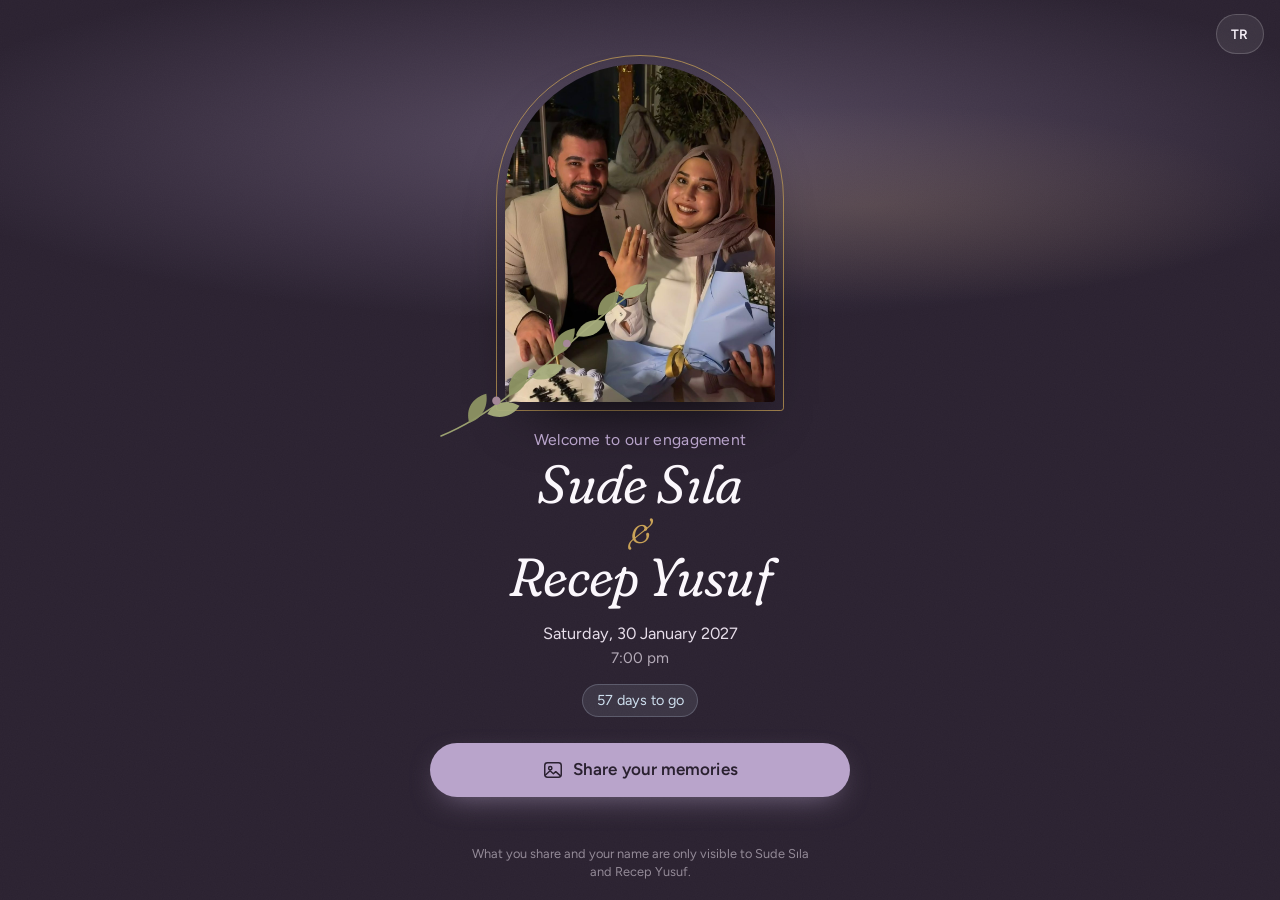
<file: index.html>
<!doctype html>
<html lang="tr">
<head>
  <meta charset="utf-8">
  <meta name="viewport" content="width=device-width, initial-scale=1, viewport-fit=cover">
  <meta name="theme-color" content="#2A2130">
  <meta name="color-scheme" content="light">
  <meta name="format-detection" content="telephone=no">
  <meta name="robots" content="noindex, nofollow">
  <title>Sude Sıla &amp; Recep Yusuf | Anılarımız</title>
  <meta name="description" content="Nişanımızda çektiğiniz fotoğraf ve videoları bizimle paylaşın.">
  <meta property="og:title" content="Sude Sıla &amp; Recep Yusuf | Anılarımız">
  <meta property="og:description" content="Nişanımızda çektiğiniz fotoğraf ve videoları bizimle paylaşın.">
  <meta property="og:image" content="assets/img/kapak.jpg">
  <link rel="icon" href="assets/img/simge.svg" type="image/svg+xml">
  <link rel="apple-touch-icon" href="assets/img/simge-180.png">
  <link rel="preload" href="assets/fonts/fraunces-latin-full-italic.woff2" as="font" type="font/woff2" crossorigin>
  <link rel="preload" href="assets/img/kapak.jpg" as="image">
  <link rel="stylesheet" href="assets/css/ortak.css?v=1">
  <link rel="stylesheet" href="assets/css/uygulama.css?v=1">
</head>
<body>

<svg width="0" height="0" style="position:absolute" aria-hidden="true">
  <defs>
    <symbol id="i-galeri" viewBox="0 0 24 24"><rect x="3" y="4" width="18" height="16" rx="3" fill="none" stroke="currentColor" stroke-width="1.6"/><circle cx="9" cy="10" r="1.8" fill="none" stroke="currentColor" stroke-width="1.6"/><path d="M3.8 17.5l5-4.6 3.6 3.2 2.6-2.3 5.2 4.6" fill="none" stroke="currentColor" stroke-width="1.6" stroke-linejoin="round" stroke-linecap="round"/></symbol>
    <symbol id="i-kamera" viewBox="0 0 24 24"><path d="M4.5 7.5h3l1.6-2.2h5.8l1.6 2.2h3a1.5 1.5 0 0 1 1.5 1.5v9a1.5 1.5 0 0 1-1.5 1.5h-15A1.5 1.5 0 0 1 3 18V9a1.5 1.5 0 0 1 1.5-1.5z" fill="none" stroke="currentColor" stroke-width="1.6" stroke-linejoin="round"/><circle cx="12" cy="13.2" r="3.6" fill="none" stroke="currentColor" stroke-width="1.6"/></symbol>
    <symbol id="i-mikrofon" viewBox="0 0 24 24"><rect x="9" y="3" width="6" height="11" rx="3" fill="none" stroke="currentColor" stroke-width="1.6"/><path d="M5.5 11a6.5 6.5 0 0 0 13 0M12 17.5V21" fill="none" stroke="currentColor" stroke-width="1.6" stroke-linecap="round"/></symbol>
    <symbol id="i-oynat" viewBox="0 0 24 24"><path d="M8 5.5v13l10.5-6.5z" fill="currentColor"/></symbol>
    <symbol id="i-durdur" viewBox="0 0 24 24"><rect x="6.5" y="5.5" width="4" height="13" rx="1.2" fill="currentColor"/><rect x="13.5" y="5.5" width="4" height="13" rx="1.2" fill="currentColor"/></symbol>
    <symbol id="i-kare" viewBox="0 0 24 24"><rect x="6" y="6" width="12" height="12" rx="2.5" fill="currentColor"/></symbol>
    <symbol id="i-sil" viewBox="0 0 24 24"><path d="M4.5 7h15M10 11v6M14 11v6M6.5 7l.9 11.2A2 2 0 0 0 9.4 20h5.2a2 2 0 0 0 2-1.8L17.5 7M9.5 7V5a1 1 0 0 1 1-1h3a1 1 0 0 1 1 1v2" fill="none" stroke="currentColor" stroke-width="1.6" stroke-linecap="round" stroke-linejoin="round"/></symbol>
    <symbol id="i-carpi" viewBox="0 0 24 24"><path d="M7 7l10 10M17 7L7 17" fill="none" stroke="currentColor" stroke-width="2" stroke-linecap="round"/></symbol>
    <symbol id="i-tamam" viewBox="0 0 24 24"><path d="M5.5 12.5l4.2 4.2L18.5 7.8" fill="none" stroke="currentColor" stroke-width="2.2" stroke-linecap="round" stroke-linejoin="round"/></symbol>
    <symbol id="i-geri" viewBox="0 0 24 24"><path d="M14.5 5.5L8 12l6.5 6.5" fill="none" stroke="currentColor" stroke-width="2" stroke-linecap="round" stroke-linejoin="round"/></symbol>
    <symbol id="i-tekrar" viewBox="0 0 24 24"><path d="M19 12a7 7 0 1 1-2.05-4.95M19 4.5v4h-4" fill="none" stroke="currentColor" stroke-width="1.8" stroke-linecap="round" stroke-linejoin="round"/></symbol>
    <symbol id="i-video" viewBox="0 0 24 24"><rect x="3" y="6" width="13" height="12" rx="2.5" fill="none" stroke="currentColor" stroke-width="1.6"/><path d="M16 10.5l5-3v9l-5-3" fill="none" stroke="currentColor" stroke-width="1.6" stroke-linejoin="round"/></symbol>
    <symbol id="i-dal" viewBox="0 0 24 24"><path d="M4 20C9 15 13 10 20 4" fill="none" stroke="currentColor" stroke-width="1.4" stroke-linecap="round"/><path d="M9 14.6c-2.6-.2-4.2-1.6-4.6-3.7 2.3-.1 4.1 1.2 4.6 3.7zM12.3 11c.2-2.6 1.6-4.2 3.7-4.6.1 2.3-1.2 4.1-3.7 4.6zM14 9.2c-2.4-.6-3.6-2.2-3.7-4.3 2.2.3 3.6 1.9 3.7 4.3zM10.4 13.3c.6 2.5-.2 4.4-2.1 5.4-.7-2.2.1-4.2 2.1-5.4z" fill="currentColor"/></symbol>
    <symbol id="i-bilgi" viewBox="0 0 24 24"><circle cx="12" cy="12" r="8.5" fill="none" stroke="currentColor" stroke-width="1.6"/><path d="M12 11v5.2M12 7.8v.3" fill="none" stroke="currentColor" stroke-width="1.9" stroke-linecap="round"/></symbol>
  </defs>
</svg>

<main id="uygulama">

  <!-- ============ KARŞILAMA ============ -->
  <section class="ekran ekran--gece kapak" id="ekran-kapak" data-ekran="kapak">
    <button class="dil-dugmesi" type="button" data-dil-degistir aria-label="Switch to English">EN</button>

    <div class="kapak__ic">
      <figure class="kemer" id="kemer">
        <div class="kemer__cerceve">
          <img id="kapakFoto" alt="" decoding="async" fetchpriority="high">
          <div class="kemer__monogram serif" id="monogram" hidden></div>
        </div>
        <svg class="dal" viewBox="0 0 220 170" aria-hidden="true">
          <path class="dal__sap" d="M6 164 C 40 150, 70 128, 98 104 S 152 52, 210 12"/>
          <g class="dal__yapraklar">
            <path style="--i:0" d="M34 151 c -4 -14 3 -25 17 -29 c 2 14 -5 25 -17 29z"/>
            <path style="--i:1" d="M52 142 c 12 6 25 3 32 -8 c -12 -7 -25 -4 -32 8z"/>
            <path style="--i:2" d="M74 124 c -3 -15 5 -26 19 -29 c 1 15 -7 26 -19 29z"/>
            <path style="--i:3" d="M96 106 c 13 5 26 0 31 -12 c -13 -5 -25 0 -31 12z"/>
            <path style="--i:4" d="M118 84 c -2 -15 7 -25 21 -27 c 0 15 -8 25 -21 27z"/>
            <path style="--i:5" d="M140 64 c 13 4 25 -2 29 -14 c -13 -4 -25 2 -29 14z"/>
            <path style="--i:6" d="M162 44 c -1 -14 8 -23 21 -24 c -1 14 -9 23 -21 24z"/>
            <path style="--i:7" d="M186 26 c 11 3 21 -2 24 -12 c -11 -3 -21 2 -24 12z"/>
          </g>
          <circle class="dal__zeytin" cx="61" cy="129" r="4.2"/>
          <circle class="dal__zeytin" cx="131" cy="72" r="3.8"/>
        </svg>
      </figure>

      <p class="kapak__ust"></p>
      <h1 class="isimler serif">
        <span class="isimler__bir" id="isim1"></span>
        <span class="isimler__ve" aria-label="ve">&amp;</span>
        <span class="isimler__iki" id="isim2"></span>
      </h1>
      <p class="kapak__tarih">
        <span id="tarihYazi"></span>
        <span class="kapak__saat" id="saatYazi"></span>
      </p>
      <p class="kapak__durum" id="durumYazi" hidden></p>

      <div class="kapak__eylem">
        <p class="kapak__selam" id="selam" hidden></p>
        <p class="kapak__uyari" id="kapakUyari" hidden></p>
        <button class="dugme dugme--leylak dugme--tam" type="button" id="basla">
          <svg><use href="#i-galeri"/></svg><span data-i18n="paylasDugme"></span>
        </button>
        <div class="kapak__baglantilar">
          <button class="dugme dugme--metin" type="button" data-git="benimkiler" id="kapakBenimkiler" hidden></button>
          <button class="dugme dugme--metin" type="button" id="degistirIsim" hidden></button>
        </div>
      </div>
    </div>

    <p class="kapak__dipnot" data-i18n="gizlilik"></p>
  </section>

  <!-- ============ PAYLAŞ ============ -->
  <section class="ekran ekran--kagit" id="ekran-paylas" data-ekran="paylas" hidden>
    <header class="ust-serit">
      <button class="ust-serit__geri" type="button" data-geri aria-label="Geri" data-i18n-aria="geri"><svg><use href="#i-geri"/></svg></button>
      <span class="ust-serit__isim serif" data-cift></span>
      <button class="dil-dugmesi dil-dugmesi--koyu" type="button" data-dil-degistir>EN</button>
    </header>

    <div class="icerik">
      <h2 class="baslik serif" id="paylasBaslik"></h2>
      <p class="aciklama" id="paylasAciklama"></p>

      <div class="secim">
        <label class="secim__kutu secim__kutu--koyu" for="galeriGirdi">
          <svg><use href="#i-galeri"/></svg>
          <span class="secim__ad" data-i18n="galeridenSec"></span>
          <span class="secim__not" data-i18n="galeriNot"></span>
          <input class="gorunmez" type="file" id="galeriGirdi" multiple accept="image/*,video/*">
        </label>
        <label class="secim__kutu" for="kameraGirdi">
          <svg><use href="#i-kamera"/></svg>
          <span class="secim__ad" data-i18n="simdiCek"></span>
          <span class="secim__not" data-i18n="kameraNot"></span>
          <input class="gorunmez" type="file" id="kameraGirdi" accept="image/*,video/*" capture="environment">
        </label>
      </div>

      <div id="reddedilenler" class="reddedilenler" aria-live="polite"></div>

      <div class="secilenler" id="secilenler" hidden>
        <div class="secilenler__ust">
          <h3 class="secilenler__baslik" id="secilenSayisi"></h3>
          <button class="dugme dugme--metin" type="button" id="hepsiniKaldir" data-i18n="temizle"></button>
        </div>
        <ul class="izgara" id="secilenIzgara"></ul>
      </div>

      <section class="defter" aria-labelledby="defterBaslik">
        <svg class="defter__dal" aria-hidden="true"><use href="#i-dal"/></svg>
        <h3 class="defter__baslik serif" id="defterBaslik" data-i18n="aniDefteri"></h3>
        <p class="defter__aciklama" id="defterAciklama"></p>
        <label class="gorunmez" for="notGirdi" data-i18n="notEtiket"></label>
        <textarea class="girdi" id="notGirdi" maxlength="1000" rows="3"></textarea>
        <div class="defter__sayac" id="notSayac" aria-hidden="true">0 / 1000</div>

        <button class="dugme dugme--cizgi dugme--tam" type="button" id="sesAc">
          <svg><use href="#i-mikrofon"/></svg><span data-i18n="sesKaydet"></span>
        </button>
        <div class="ses-ek" id="sesEk" hidden>
          <button class="ses-ek__oynat" type="button" id="sesEkOynat" aria-label="Dinle"><svg><use href="#i-oynat"/></svg></button>
          <div class="ses-ek__bilgi">
            <span class="ses-ek__ad" data-i18n="sesliMesajiniz"></span>
            <span class="ses-ek__sure" id="sesEkSure"></span>
          </div>
          <button class="ses-ek__sil" type="button" id="sesEkSil" aria-label="Sil" data-i18n-aria="sil"><svg><use href="#i-sil"/></svg></button>
        </div>
      </section>
    </div>

    <div class="alt-cubuk">
      <p class="alt-cubuk__ozet" id="gonderOzet" aria-live="polite"></p>
      <button class="dugme dugme--ana dugme--tam" type="button" id="gonder" disabled>
        <span data-i18n="gonder"></span>
      </button>
    </div>
  </section>

  <!-- ============ YÜKLENİYOR ============ -->
  <section class="ekran ekran--kagit" id="ekran-yukleme" data-ekran="yukleme" hidden>
    <header class="ust-serit ust-serit--ortali">
      <span class="ust-serit__isim serif" data-cift></span>
    </header>
    <div class="icerik">
      <h2 class="baslik serif" id="yuklemeBaslik"></h2>
      <p class="aciklama" id="yuklemeAlt"></p>

      <div class="genel" role="progressbar" aria-valuemin="0" aria-valuemax="100" aria-valuenow="0" id="genelCubuk">
        <div class="genel__ray"><span class="genel__dolu" id="genelDolu"></span></div>
        <div class="genel__yazi"><span id="genelYuzde">%0</span><span id="genelSayi"></span></div>
      </div>

      <div class="serit-uyari" id="cevrimdisi" hidden data-i18n="cevrimdisi"></div>

      <ul class="liste" id="yuklemeListesi" aria-live="off"></ul>
    </div>
    <div class="alt-cubuk" id="yuklemeEylem" hidden>
      <button class="dugme dugme--ana dugme--tam" type="button" id="hepsiniTekrar">
        <svg><use href="#i-tekrar"/></svg><span data-i18n="hepsiniTekrar"></span>
      </button>
      <button class="dugme dugme--metin dugme--tam" type="button" id="bunlarsizBitir" data-i18n="bunlarsizBitir"></button>
    </div>
  </section>

  <!-- ============ TEŞEKKÜRLER ============ -->
  <section class="ekran ekran--gece tesekkur" id="ekran-tesekkur" data-ekran="tesekkur" hidden>
    <canvas class="konfeti" id="konfeti" aria-hidden="true"></canvas>
    <div class="tesekkur__ic">
      <div class="tesekkur__isaret" aria-hidden="true"><svg><use href="#i-tamam"/></svg></div>
      <h2 class="tesekkur__baslik serif" id="tesekkurBaslik"></h2>
      <p class="tesekkur__yazi" id="tesekkurYazi"></p>
      <button class="dugme dugme--leylak dugme--tam" type="button" id="dahaFazla">
        <svg><use href="#i-galeri"/></svg><span data-i18n="dahaFazla"></span>
      </button>
      <button class="dugme dugme--metin" type="button" data-git="benimkiler" data-i18n="yuklediklerimiGor"></button>
    </div>
  </section>

  <!-- ============ YÜKLEDİKLERİM ============ -->
  <section class="ekran ekran--kagit" id="ekran-benimkiler" data-ekran="benimkiler" hidden>
    <header class="ust-serit">
      <button class="ust-serit__geri" type="button" data-geri aria-label="Geri" data-i18n-aria="geri"><svg><use href="#i-geri"/></svg></button>
      <span class="ust-serit__isim serif" data-cift></span>
      <button class="dil-dugmesi dil-dugmesi--koyu" type="button" data-dil-degistir>EN</button>
    </header>
    <div class="icerik">
      <h2 class="baslik serif" data-i18n="yuklediklerim"></h2>
      <p class="aciklama" id="benimAciklama"></p>
      <ul class="izgara izgara--benim" id="benimIzgara"></ul>
      <div id="benimNotlar" class="notlar"></div>
      <div class="bos" id="benimBos" hidden>
        <svg class="bos__dal" aria-hidden="true"><use href="#i-dal"/></svg>
        <p data-i18n="bosYazi"></p>
        <button class="dugme dugme--ana" type="button" id="bosPaylas"><span data-i18n="ilkAni"></span></button>
      </div>
    </div>
  </section>
</main>

<!-- ============ İSİM PERDESİ ============ -->
<div class="perde" id="isimPerde" role="dialog" aria-modal="true" aria-labelledby="isimBaslik" hidden>
  <div class="perde__arka" data-perde-kapat></div>
  <form class="perde__kutu" id="isimFormu" novalidate>
    <span class="perde__tutamak" aria-hidden="true"></span>
    <h2 class="perde__baslik serif" id="isimBaslik" data-i18n="siziTaniyalim"></h2>
    <p class="perde__aciklama" id="isimAciklama"></p>
    <label class="alan">
      <span class="alan__etiket" data-i18n="adSoyad"></span>
      <input class="girdi" id="adGirdi" name="ad" type="text" autocomplete="name" autocapitalize="words" enterkeyhint="next" maxlength="80" required>
      <span class="alan__hata" id="adHata" hidden></span>
    </label>
    <label class="alan">
      <span class="alan__etiket"><span data-i18n="telefon"></span> <small data-i18n="istegeBagli"></small></span>
      <input class="girdi" id="telGirdi" name="tel" type="tel" inputmode="tel" autocomplete="tel" enterkeyhint="done" maxlength="20" placeholder="05xx xxx xx xx">
    </label>
    <button class="dugme dugme--ana dugme--tam" type="submit"><span data-i18n="devam"></span></button>
    <p class="perde__not" data-i18n="isimNot"></p>
  </form>
</div>

<!-- ============ SESLİ MESAJ PERDESİ ============ -->
<div class="perde" id="sesPerde" role="dialog" aria-modal="true" aria-labelledby="sesBaslik" hidden>
  <div class="perde__arka" data-perde-kapat></div>
  <div class="perde__kutu perde__kutu--ses">
    <span class="perde__tutamak" aria-hidden="true"></span>
    <h2 class="perde__baslik serif" id="sesBaslik" data-i18n="sesliMesaj"></h2>
    <p class="perde__aciklama" id="sesAciklama"></p>
    <canvas class="ses__dalga" id="sesDalga" aria-hidden="true"></canvas>
    <p class="ses__sure" id="sesSure" aria-live="polite">0:00</p>
    <div class="ses__dugmeler" id="sesDurumHazir">
      <button class="ses__kayit" type="button" id="sesBaslat" aria-label="Kaydı başlat" data-i18n-aria="kaydiBaslat"><span></span></button>
    </div>
    <div class="ses__dugmeler" id="sesDurumKayit" hidden>
      <button class="ses__kayit ses__kayit--aktif" type="button" id="sesBitir" aria-label="Kaydı bitir" data-i18n-aria="kaydiBitir"><svg><use href="#i-kare"/></svg></button>
    </div>
    <div class="ses__bitti" id="sesDurumBitti" hidden>
      <button class="dugme dugme--cizgi" type="button" id="sesDinle"><svg><use href="#i-oynat"/></svg><span data-i18n="dinle"></span></button>
      <button class="dugme dugme--cizgi" type="button" id="sesYeniden"><svg><use href="#i-tekrar"/></svg><span data-i18n="yenidenKaydet"></span></button>
      <button class="dugme dugme--ana dugme--tam" type="button" id="sesEkle"><svg><use href="#i-tamam"/></svg><span data-i18n="mesajiEkle"></span></button>
    </div>
    <button class="dugme dugme--metin perde__vazgec" type="button" data-perde-kapat data-i18n="vazgec"></button>
  </div>
</div>

<div class="bildirimler" id="bildirimler" aria-live="assertive"></div>

<script src="ayarlar.js?v=1"></script>
<script src="assets/js/api.js?v=1"></script>
<script src="assets/js/yukleyici.js?v=1"></script>
<script src="assets/js/uygulama.js?v=1"></script>
</body>
</html>
</file>
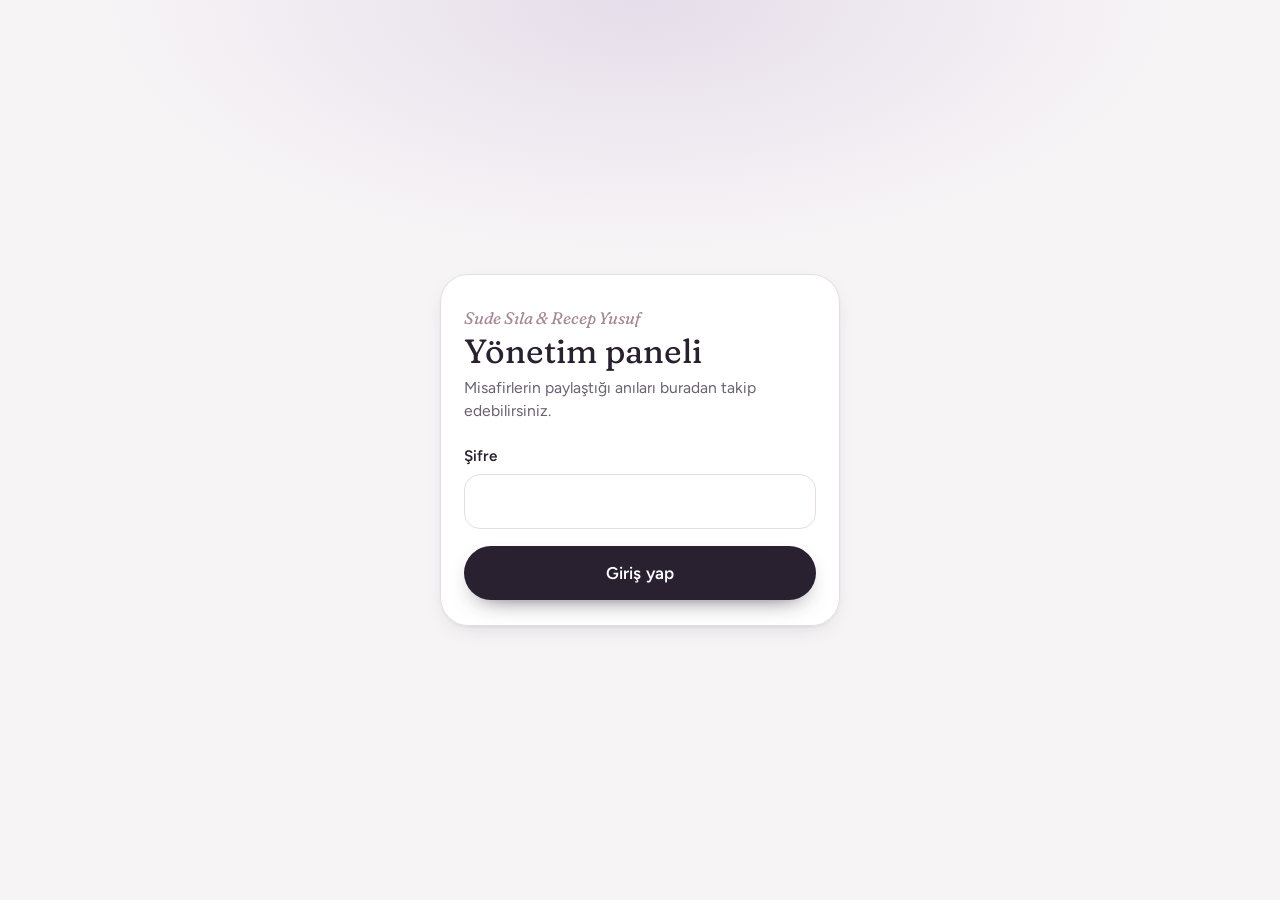
<file: admin.html>
<!doctype html>
<html lang="tr">
<head>
  <meta charset="utf-8">
  <meta name="viewport" content="width=device-width, initial-scale=1, viewport-fit=cover">
  <meta name="theme-color" content="#F7F4F6">
  <meta name="robots" content="noindex, nofollow">
  <title>Yönetim paneli | Sude Sıla &amp; Recep Yusuf</title>
  <link rel="icon" href="assets/img/simge.svg" type="image/svg+xml">
  <link rel="apple-touch-icon" href="assets/img/simge-180.png">
  <link rel="stylesheet" href="assets/css/ortak.css?v=1">
  <link rel="stylesheet" href="assets/css/yonetim.css?v=1">
</head>
<body>

<svg width="0" height="0" style="position:absolute" aria-hidden="true">
  <defs>
    <symbol id="i-yenile" viewBox="0 0 24 24"><path d="M19 12a7 7 0 1 1-2.05-4.95M19 4.5v4h-4" fill="none" stroke="currentColor" stroke-width="1.8" stroke-linecap="round" stroke-linejoin="round"/></symbol>
    <symbol id="i-klasor" viewBox="0 0 24 24"><path d="M3.5 7.5a2 2 0 0 1 2-2h4l2 2.2h7a2 2 0 0 1 2 2V17a2 2 0 0 1-2 2h-13a2 2 0 0 1-2-2z" fill="none" stroke="currentColor" stroke-width="1.6" stroke-linejoin="round"/></symbol>
    <symbol id="i-tablo" viewBox="0 0 24 24"><rect x="3.5" y="4.5" width="17" height="15" rx="2" fill="none" stroke="currentColor" stroke-width="1.6"/><path d="M3.5 9.5h17M3.5 14.5h17M9.5 9.5v10" fill="none" stroke="currentColor" stroke-width="1.6"/></symbol>
    <symbol id="i-qr" viewBox="0 0 24 24"><path d="M4 4h6v6H4zM14 4h6v6h-6zM4 14h6v6H4z" fill="none" stroke="currentColor" stroke-width="1.6"/><path d="M14 14h2v2h-2zM18 14h2v2h-2zM14 18h2v2h-2zM18 18h2v2h-2zM16 16h2v2h-2z" fill="currentColor"/></symbol>
    <symbol id="i-oynat" viewBox="0 0 24 24"><path d="M8 5.5v13l10.5-6.5z" fill="currentColor"/></symbol>
    <symbol id="i-durdur" viewBox="0 0 24 24"><rect x="6.5" y="5.5" width="4" height="13" rx="1.2" fill="currentColor"/><rect x="13.5" y="5.5" width="4" height="13" rx="1.2" fill="currentColor"/></symbol>
    <symbol id="i-video" viewBox="0 0 24 24"><rect x="3" y="6" width="13" height="12" rx="2.5" fill="none" stroke="currentColor" stroke-width="1.6"/><path d="M16 10.5l5-3v9l-5-3" fill="none" stroke="currentColor" stroke-width="1.6" stroke-linejoin="round"/></symbol>
    <symbol id="i-mikrofon" viewBox="0 0 24 24"><rect x="9" y="3" width="6" height="11" rx="3" fill="none" stroke="currentColor" stroke-width="1.6"/><path d="M5.5 11a6.5 6.5 0 0 0 13 0M12 17.5V21" fill="none" stroke="currentColor" stroke-width="1.6" stroke-linecap="round"/></symbol>
    <symbol id="i-galeri" viewBox="0 0 24 24"><rect x="3" y="4" width="18" height="16" rx="3" fill="none" stroke="currentColor" stroke-width="1.6"/><circle cx="9" cy="10" r="1.8" fill="none" stroke="currentColor" stroke-width="1.6"/><path d="M3.8 17.5l5-4.6 3.6 3.2 2.6-2.3 5.2 4.6" fill="none" stroke="currentColor" stroke-width="1.6" stroke-linejoin="round" stroke-linecap="round"/></symbol>
    <symbol id="i-uyari" viewBox="0 0 24 24"><path d="M12 4l9 16H3z" fill="none" stroke="currentColor" stroke-width="1.7" stroke-linejoin="round"/><path d="M12 10v4.5M12 17.2v.3" fill="none" stroke="currentColor" stroke-width="1.8" stroke-linecap="round"/></symbol>
    <symbol id="i-ara" viewBox="0 0 24 24"><circle cx="11" cy="11" r="6" fill="none" stroke="currentColor" stroke-width="1.7"/><path d="M15.5 15.5L20 20" fill="none" stroke="currentColor" stroke-width="1.7" stroke-linecap="round"/></symbol>
  </defs>
</svg>

<!-- ============ GİRİŞ ============ -->
<main class="giris" id="giris">
  <form class="giris__kutu" id="girisFormu" novalidate>
    <p class="giris__cift serif">Sude Sıla &amp; Recep Yusuf</p>
    <h1 class="giris__baslik serif">Yönetim paneli</h1>
    <p class="giris__aciklama">Misafirlerin paylaştığı anıları buradan takip edebilirsiniz.</p>
    <label class="alan">
      <span class="alan__etiket">Şifre</span>
      <input class="girdi" id="sifre" type="password" autocomplete="current-password" required>
      <span class="alan__hata" id="girisHata" hidden></span>
    </label>
    <button class="dugme dugme--ana dugme--tam" type="submit" id="girisDugme">Giriş yap</button>
  </form>
</main>

<!-- ============ PANEL ============ -->
<div class="panel" id="panel" hidden>
  <header class="panel__ust">
    <div>
      <p class="panel__cift serif">Sude Sıla &amp; Recep Yusuf</p>
      <p class="panel__alt" id="sonGuncelleme">Yükleniyor…</p>
    </div>
    <div class="panel__eylem">
      <button class="ikon-dugme" type="button" id="yenile" aria-label="Yenile"><svg><use href="#i-yenile"/></svg></button>
      <button class="dugme dugme--metin" type="button" id="cikis">Çıkış</button>
    </div>
  </header>

  <main class="panel__govde">
    <section class="ozet" aria-label="Özet">
      <div class="ozet__ana">
        <p class="ozet__sayi serif" id="toplamAni">0</p>
        <p class="ozet__etiket">anı paylaşıldı</p>
      </div>
      <dl class="kutular">
        <div class="kutu"><dt>Fotoğraf</dt><dd id="sPhoto">0</dd></div>
        <div class="kutu"><dt>Video</dt><dd id="sVideo">0</dd></div>
        <div class="kutu"><dt>Sesli mesaj</dt><dd id="sAudio">0</dd></div>
        <div class="kutu"><dt>Not</dt><dd id="sNotes">0</dd></div>
        <div class="kutu"><dt>Paylaşan kişi</dt><dd id="sGuests">0</dd></div>
        <div class="kutu"><dt>Toplam boyut</dt><dd id="sBytes">0 MB</dd></div>
      </dl>
    </section>

    <section class="kart depo" aria-labelledby="depoBaslik">
      <div class="kart__ust">
        <h2 class="kart__baslik" id="depoBaslik">Depolama</h2>
        <span class="depo__durum" id="depoDurum" hidden><svg><use href="#i-uyari"/></svg><span></span></span>
      </div>
      <p class="depo__bos serif" id="depoBos">–</p>
      <div class="depo__ray" role="meter" aria-valuemin="0" aria-valuemax="100" aria-valuenow="0" aria-labelledby="depoBaslik" id="depoMeter">
        <span class="depo__dolu" id="depoDolu"></span>
      </div>
      <p class="depo__yazi" id="depoYazi"></p>
    </section>

    <section class="kart ayar" aria-labelledby="acikBaslik">
      <div class="ayar__satir">
        <div>
          <h2 class="kart__baslik" id="acikBaslik">Misafir yüklemeleri</h2>
          <p class="ayar__aciklama" id="acikAciklama">Açık: misafirler anı paylaşabiliyor.</p>
        </div>
        <button class="anahtar" type="button" role="switch" aria-checked="true" aria-labelledby="acikBaslik" id="acikAnahtar"><span></span></button>
      </div>
      <div class="baglantilar">
        <a class="baglanti" id="lnkKlasor" href="#" target="_blank" rel="noopener"><svg><use href="#i-klasor"/></svg>Drive klasörünü aç</a>
        <a class="baglanti" id="lnkTablo" href="#" target="_blank" rel="noopener"><svg><use href="#i-tablo"/></svg>Kayıt tablosunu aç</a>
        <a class="baglanti" href="qr.html" target="_blank" rel="noopener"><svg><use href="#i-qr"/></svg>QR masa kartı</a>
      </div>
    </section>

    <section class="kart kart--genis" aria-labelledby="sonBaslik">
      <div class="kart__ust">
        <h2 class="kart__baslik" id="sonBaslik">Son yüklenenler</h2>
      </div>
      <ul class="son" id="sonListe"></ul>
      <p class="bos-yazi" id="sonBos" hidden>Henüz yükleme yok. İlk anılar geldiğinde burada görünecek.</p>
    </section>

    <section class="kart kart--genis" aria-labelledby="kisiBaslik">
      <div class="kart__ust kart__ust--sarmal">
        <h2 class="kart__baslik" id="kisiBaslik">Kişilere göre</h2>
        <div class="filtre">
          <label class="arama">
            <svg><use href="#i-ara"/></svg>
            <span class="gorunmez">Kişi ara</span>
            <input type="search" id="kisiAra" placeholder="İsim ya da telefon ara">
          </label>
          <label class="gorunmez" for="kisiSirala">Sırala</label>
          <select id="kisiSirala" class="secim-kutusu">
            <option value="adet">En çok paylaşan</option>
            <option value="son">En son paylaşan</option>
            <option value="ad">İsme göre</option>
          </select>
        </div>
      </div>
      <div class="tablo-kap">
        <table class="kisiler">
          <thead>
            <tr><th scope="col">Kişi</th><th scope="col" class="say">Fotoğraf</th><th scope="col" class="say">Video</th><th scope="col" class="say">Ses</th><th scope="col" class="say">Not</th><th scope="col" class="say">Boyut</th><th scope="col">Son paylaşım</th></tr>
          </thead>
          <tbody id="kisiListe"></tbody>
        </table>
      </div>
      <p class="bos-yazi" id="kisiBos" hidden>Eşleşen kişi yok.</p>
    </section>

    <section class="kart kart--genis" aria-labelledby="notBaslik">
      <div class="kart__ust"><h2 class="kart__baslik" id="notBaslik">Anı defteri</h2><span class="kart__sayi" id="notSayi"></span></div>
      <div class="notlar" id="notListe"></div>
      <p class="bos-yazi" id="notBos" hidden>Henüz not ya da sesli mesaj bırakılmadı.</p>
    </section>
  </main>
</div>

<div class="bildirimler" id="bildirimler" aria-live="assertive"></div>

<script src="ayarlar.js?v=1"></script>
<script src="assets/js/api.js?v=1"></script>
<script src="assets/js/yonetim.js?v=1"></script>
</body>
</html>
</file>
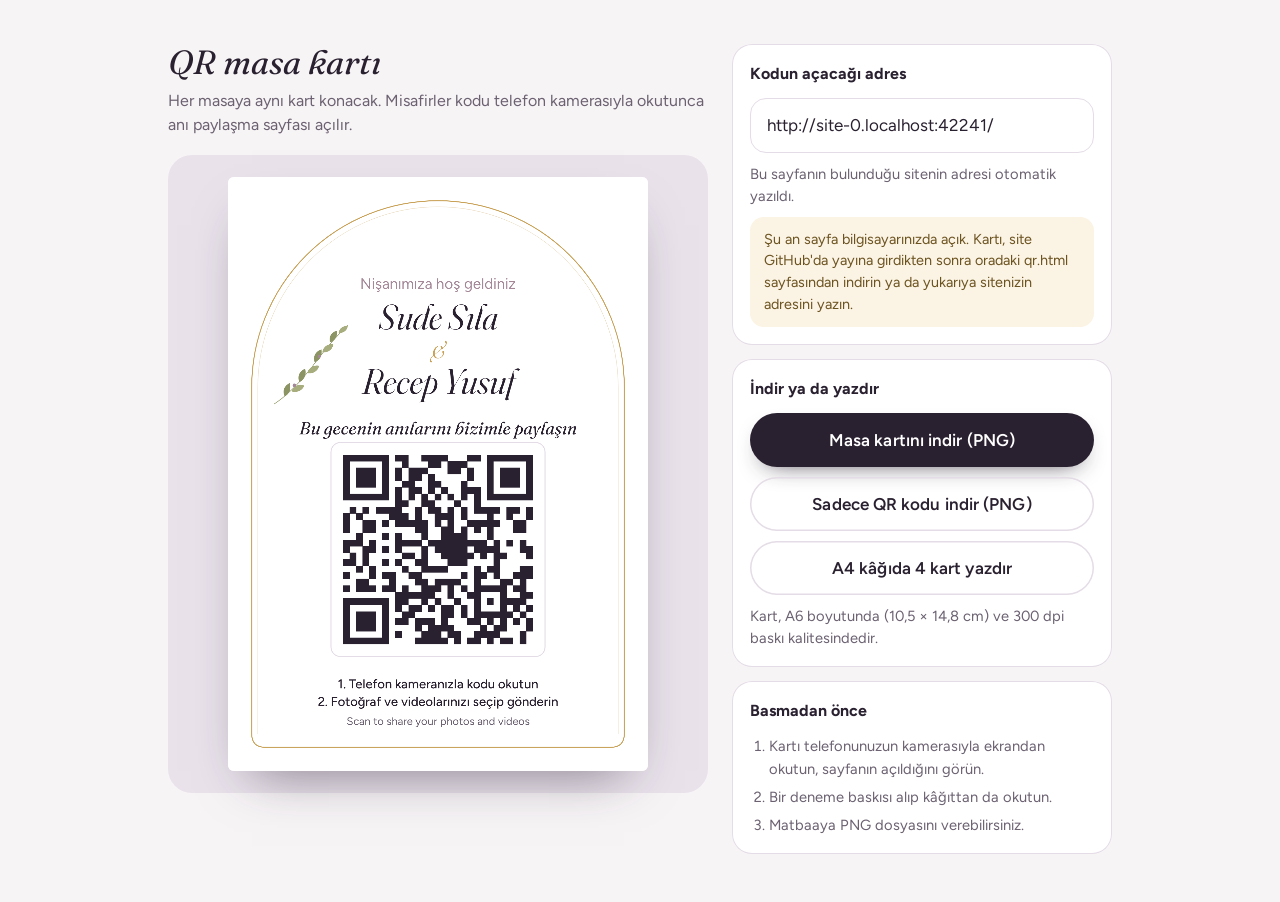
<file: qr.html>
<!doctype html>
<html lang="tr">
<head>
  <meta charset="utf-8">
  <meta name="viewport" content="width=device-width, initial-scale=1, viewport-fit=cover">
  <meta name="robots" content="noindex, nofollow">
  <title>QR masa kartı | Sude Sıla &amp; Recep Yusuf</title>
  <link rel="icon" href="assets/img/simge.svg" type="image/svg+xml">
  <link rel="stylesheet" href="assets/css/ortak.css?v=1">
  <style>
    body { background: var(--kagit); }
    .sayfa { max-width: 980px; margin: 0 auto; padding: 28px 18px 48px; display: grid; gap: 24px; }
    @media (min-width: 820px) { .sayfa { grid-template-columns: 1fr 380px; align-items: start; padding-top: 44px; } }
    h1 { margin: 0; font-family: var(--serif); font-style: italic; font-weight: 400; font-size: 2.1rem; line-height: 1.1; }
    .aciklama { margin: 8px 0 0; color: var(--soluk); }
    .onizleme { background: #E9E2EB; border-radius: 24px; padding: 22px; display: grid; place-items: center; }
    .onizleme canvas { width: 100%; max-width: 420px; height: auto; border-radius: 6px; box-shadow: 0 24px 50px -24px rgba(42,33,48,.55); background: #fff; }
    .yan { display: grid; gap: 14px; }
    .kutu { background: #fff; border-radius: 20px; padding: 18px; box-shadow: inset 0 0 0 1px var(--cizgi); display: grid; gap: 10px; }
    .kutu h2 { margin: 0 0 2px; font-size: 1rem; }
    .kutu p { margin: 0; color: var(--soluk); font-size: .92rem; }
    .adim { margin: 0; padding-left: 1.2rem; color: var(--soluk); font-size: .92rem; display: grid; gap: 6px; }
    .uyari { background: #FBF3E3; color: #6B5320; padding: 12px 14px; border-radius: 14px; font-size: .9rem; }
    #baski { display: none; }
    @media print {
      @page { size: A4; margin: 0; }
      body { background: #fff; }
      .sayfa, .bildirimler { display: none !important; }
      #baski { display: grid !important; grid-template-columns: 105mm 105mm; grid-template-rows: 148.5mm 148.5mm; width: 210mm; height: 297mm; }
      #baski img { width: 105mm; height: 148.5mm; object-fit: contain; outline: .1mm dashed #ccc; outline-offset: -.05mm; }
    }
  </style>
</head>
<body>
  <div class="sayfa">
    <section>
      <h1>QR masa kartı</h1>
      <p class="aciklama">Her masaya aynı kart konacak. Misafirler kodu telefon kamerasıyla okutunca anı paylaşma sayfası açılır.</p>
      <div class="onizleme" style="margin-top:18px"><canvas id="kart" width="1240" height="1754" aria-label="Masa kartı önizlemesi"></canvas></div>
    </section>

    <aside class="yan">
      <div class="kutu">
        <h2>Kodun açacağı adres</h2>
        <input class="girdi" id="adres" type="url" inputmode="url" spellcheck="false">
        <p id="adresNot">Bu sayfanın bulunduğu sitenin adresi otomatik yazıldı.</p>
        <div class="uyari" id="yerelUyari" hidden>Şu an sayfa bilgisayarınızda açık. Kartı, site GitHub'da yayına girdikten sonra oradaki qr.html sayfasından indirin ya da yukarıya sitenizin adresini yazın.</div>
      </div>
      <div class="kutu">
        <h2>İndir ya da yazdır</h2>
        <button class="dugme dugme--ana dugme--tam" type="button" id="kartIndir">Masa kartını indir (PNG)</button>
        <button class="dugme dugme--cizgi dugme--tam" type="button" id="qrIndir">Sadece QR kodu indir (PNG)</button>
        <button class="dugme dugme--cizgi dugme--tam" type="button" id="yazdir">A4 kâğıda 4 kart yazdır</button>
        <p>Kart, A6 boyutunda (10,5 × 14,8 cm) ve 300 dpi baskı kalitesindedir.</p>
      </div>
      <div class="kutu">
        <h2>Basmadan önce</h2>
        <ol class="adim">
          <li>Kartı telefonunuzun kamerasıyla ekrandan okutun, sayfanın açıldığını görün.</li>
          <li>Bir deneme baskısı alıp kâğıttan da okutun.</li>
          <li>Matbaaya PNG dosyasını verebilirsiniz.</li>
        </ol>
      </div>
    </aside>
  </div>
  <div id="baski"></div>
  <div class="bildirimler" id="bildirimler"></div>

  <script src="ayarlar.js?v=1"></script>
  <script src="assets/vendor/qrcode.js"></script>
  <script>
  (function () {
    'use strict';
    var A = window.AYARLAR || {};
    var GECE = '#2A2130', ALTIN = '#C9A257', GUL = '#A58898', ZEYTIN = '#8D9463', SOLUK = '#6B6171';
    var adres = document.getElementById('adres');
    var kart = document.getElementById('kart');

    var varsayilan = location.origin + location.pathname.replace(/[^/]*$/, '');
    adres.value = varsayilan;
    if (!/^https:/.test(location.protocol)) document.getElementById('yerelUyari').hidden = false;

    function qrYap(metin) {
      var qr = qrcode(0, 'Q');
      qr.addData(metin);
      qr.make();
      return qr;
    }

    function qrCiz(ctx, qr, x, y, boy, renk) {
      var n = qr.getModuleCount();
      var m = boy / n;
      ctx.fillStyle = renk;
      for (var r = 0; r < n; r++) for (var c = 0; c < n; c++) {
        if (qr.isDark(r, c)) ctx.fillRect(Math.floor(x + c * m), Math.floor(y + r * m), Math.ceil(m), Math.ceil(m));
      }
    }

    function dalCiz(ctx, x, y, olcek, aci) {
      ctx.save();
      ctx.translate(x, y); ctx.rotate(aci); ctx.scale(olcek, olcek);
      ctx.strokeStyle = '#9BA170'; ctx.lineWidth = 1.6; ctx.lineCap = 'round';
      ctx.beginPath(); ctx.moveTo(6, 164); ctx.bezierCurveTo(40, 150, 70, 128, 98, 104); ctx.bezierCurveTo(126, 80, 152, 52, 210, 12); ctx.stroke();
      var yapraklar = ['M34 151 c -4 -14 3 -25 17 -29 c 2 14 -5 25 -17 29z', 'M52 142 c 12 6 25 3 32 -8 c -12 -7 -25 -4 -32 8z', 'M74 124 c -3 -15 5 -26 19 -29 c 1 15 -7 26 -19 29z', 'M96 106 c 13 5 26 0 31 -12 c -13 -5 -25 0 -31 12z', 'M118 84 c -2 -15 7 -25 21 -27 c 0 15 -8 25 -21 27z', 'M140 64 c 13 4 25 -2 29 -14 c -13 -4 -25 2 -29 14z', 'M162 44 c -1 -14 8 -23 21 -24 c -1 14 -9 23 -21 24z', 'M186 26 c 11 3 21 -2 24 -12 c -11 -3 -21 2 -24 12z'];
      yapraklar.forEach(function (d, i) { ctx.fillStyle = i % 2 ? '#A7AD7C' : ZEYTIN; ctx.fill(new Path2D(d)); });
      ctx.fillStyle = GUL;
      ctx.beginPath(); ctx.arc(61, 129, 4.2, 0, Math.PI * 2); ctx.fill();
      ctx.beginPath(); ctx.arc(131, 72, 3.8, 0, Math.PI * 2); ctx.fill();
      ctx.restore();
    }

    function ortala(ctx, metin, y, font, renk) {
      ctx.font = font; ctx.fillStyle = renk; ctx.textAlign = 'center'; ctx.textBaseline = 'alphabetic';
      ctx.fillText(metin, ctx.canvas.width / 2, y);
    }

    function tarihYazi() {
      var s = String(A.tarih || '');
      if (!/[zZ]|[+-]\d\d:?\d\d$/.test(s)) s += (s.length <= 16 ? ':00' : '') + '+03:00';
      var d = new Date(s);
      if (isNaN(d)) return '';
      return new Intl.DateTimeFormat('tr-TR', { timeZone: 'Europe/Istanbul', day: 'numeric', month: 'long', year: 'numeric' }).format(d);
    }

    function kartCiz() {
      var ctx = kart.getContext('2d');
      var G = kart.width, Y = kart.height;
      ctx.setTransform(1, 0, 0, 1, 0, 0);
      ctx.fillStyle = '#FFFFFF'; ctx.fillRect(0, 0, G, Y);

      // altın kemer çerçeve
      var k = 70, ust = 70, alt = Y - 70, sol = k, sag = G - k, yr = (sag - sol) / 2;
      ctx.strokeStyle = ALTIN; ctx.lineWidth = 3;
      ctx.beginPath();
      ctx.moveTo(sol, alt - 40); ctx.lineTo(sol, ust + yr);
      ctx.arc(G / 2, ust + yr, yr, Math.PI, 0);
      ctx.lineTo(sag, alt - 40); ctx.quadraticCurveTo(sag, alt, sag - 40, alt);
      ctx.lineTo(sol + 40, alt); ctx.quadraticCurveTo(sol, alt, sol, alt - 40);
      ctx.stroke();
      ctx.strokeStyle = 'rgba(201,162,87,.35)'; ctx.lineWidth = 1.5;
      var ic = 18;
      ctx.beginPath();
      ctx.moveTo(sol + ic, alt - 40); ctx.lineTo(sol + ic, ust + yr);
      ctx.arc(G / 2, ust + yr, yr - ic, Math.PI, 0);
      ctx.lineTo(sag - ic, alt - 40);
      ctx.stroke();

      dalCiz(ctx, 92, 470, 1.25, -0.18);

      ortala(ctx, 'Nişanımıza hoş geldiniz', 330, '400 44px Figtree', GUL);
      ortala(ctx, A.isim1 || '', 450, 'italic 360 104px Fraunces', GECE);
      ortala(ctx, '&', 535, 'italic 300 70px Fraunces', ALTIN);
      ortala(ctx, A.isim2 || '', 640, 'italic 360 104px Fraunces', GECE);

      ortala(ctx, 'Bu gecenin anılarını bizimle paylaşın', 760, 'italic 400 52px Fraunces', GECE);

      // QR
      var qr = qrYap(adres.value.trim() || varsayilan);
      var boy = 560, qx = (G - boy) / 2, qy = 820;
      ctx.fillStyle = '#FFFFFF'; ctx.fillRect(qx - 36, qy - 36, boy + 72, boy + 72);
      ctx.strokeStyle = '#E4DCE6'; ctx.lineWidth = 3;
      ctx.beginPath(); if (ctx.roundRect) ctx.roundRect(qx - 36, qy - 36, boy + 72, boy + 72, 28); else ctx.rect(qx - 36, qy - 36, boy + 72, boy + 72); ctx.stroke();
      qrCiz(ctx, qr, qx, qy, boy, GECE);

      ortala(ctx, '1. Telefon kameranızla kodu okutun', 1510, '500 38px Figtree', GECE);
      ortala(ctx, '2. Fotoğraf ve videolarınızı seçip gönderin', 1562, '500 38px Figtree', GECE);
      ortala(ctx, 'Scan to share your photos and videos', 1618, '400 32px Figtree', SOLUK);
    }

    function indir(canvas, ad) {
      canvas.toBlob(function (b) {
        var a = document.createElement('a');
        a.href = URL.createObjectURL(b);
        a.download = ad;
        document.body.appendChild(a); a.click(); a.remove();
        setTimeout(function () { URL.revokeObjectURL(a.href); }, 2000);
      }, 'image/png');
    }

    document.getElementById('kartIndir').onclick = function () { indir(kart, 'masa-karti-qr.png'); };
    document.getElementById('qrIndir').onclick = function () {
      var qr = qrYap(adres.value.trim() || varsayilan);
      var n = qr.getModuleCount() + 8, m = Math.ceil(2000 / n);
      var c = document.createElement('canvas');
      c.width = c.height = n * m;
      var ctx = c.getContext('2d');
      ctx.fillStyle = '#fff'; ctx.fillRect(0, 0, c.width, c.height);
      qrCiz(ctx, qr, 4 * m, 4 * m, (n - 8) * m, '#000');
      indir(c, 'qr-kod.png');
    };
    document.getElementById('yazdir').onclick = function () {
      var url = kart.toDataURL('image/png');
      var b = document.getElementById('baski');
      b.innerHTML = '';
      for (var i = 0; i < 4; i++) { var img = new Image(); img.src = url; img.alt = ''; b.appendChild(img); }
      setTimeout(function () { window.print(); }, 300);
    };

    adres.addEventListener('input', kartCiz);
    var fontlar = ['italic 360 100px Fraunces', 'italic 400 50px Fraunces', '400 40px Figtree', '500 40px Figtree'];
    Promise.all(fontlar.map(function (f) { return document.fonts.load(f, 'Sude Sıla & Recep Yusuf ğüşİöç'); }))
      .catch(function () {}).then(kartCiz);
  })();
  </script>
</body>
</html>
</file>
<file: assets/css/ortak.css>
/* ============================================================
   Ortak tasarım dili — renkler kapak fotoğrafından alındı:
   akşam ışığı (gece), şal ve pasta süslemesi (leylak, gül kurusu),
   buket (pudra mavisi), kurdele (altın), zeytin ağacı (zeytin).
   ============================================================ */

@font-face {
  font-family: 'Fraunces';
  font-style: italic;
  font-display: swap;
  font-weight: 100 900;
  src: url(../fonts/fraunces-latin-ext-full-italic.woff2) format('woff2-variations');
  unicode-range: U+0100-02BA, U+02BD-02C5, U+02C7-02CC, U+02CE-02D7, U+02DD-02FF, U+0304, U+0308, U+0329, U+1D00-1DBF, U+1E00-1E9F, U+1EF2-1EFF, U+2020, U+20A0-20AB, U+20AD-20C0, U+2113, U+2C60-2C7F, U+A720-A7FF;
}
@font-face {
  font-family: 'Fraunces';
  font-style: italic;
  font-display: swap;
  font-weight: 100 900;
  src: url(../fonts/fraunces-latin-full-italic.woff2) format('woff2-variations');
  unicode-range: U+0000-00FF, U+0131, U+0152-0153, U+02BB-02BC, U+02C6, U+02DA, U+02DC, U+0304, U+0308, U+0329, U+2000-206F, U+20AC, U+2122, U+2191, U+2193, U+2212, U+2215, U+FEFF, U+FFFD;
}
@font-face {
  font-family: 'Fraunces';
  font-style: normal;
  font-display: swap;
  font-weight: 100 900;
  src: url(../fonts/fraunces-latin-ext-soft-normal.woff2) format('woff2-variations');
  unicode-range: U+0100-02BA, U+02BD-02C5, U+02C7-02CC, U+02CE-02D7, U+02DD-02FF, U+0304, U+0308, U+0329, U+1D00-1DBF, U+1E00-1E9F, U+1EF2-1EFF, U+2020, U+20A0-20AB, U+20AD-20C0, U+2113, U+2C60-2C7F, U+A720-A7FF;
}
@font-face {
  font-family: 'Fraunces';
  font-style: normal;
  font-display: swap;
  font-weight: 100 900;
  src: url(../fonts/fraunces-latin-soft-normal.woff2) format('woff2-variations');
  unicode-range: U+0000-00FF, U+0131, U+0152-0153, U+02BB-02BC, U+02C6, U+02DA, U+02DC, U+0304, U+0308, U+0329, U+2000-206F, U+20AC, U+2122, U+2191, U+2193, U+2212, U+2215, U+FEFF, U+FFFD;
}
@font-face {
  font-family: 'Figtree';
  font-style: normal;
  font-display: swap;
  font-weight: 300 900;
  src: url(../fonts/figtree-latin-ext-wght-normal.woff2) format('woff2-variations');
  unicode-range: U+0100-02BA, U+02BD-02C5, U+02C7-02CC, U+02CE-02D7, U+02DD-02FF, U+0304, U+0308, U+0329, U+1D00-1DBF, U+1E00-1E9F, U+1EF2-1EFF, U+2020, U+20A0-20AB, U+20AD-20C0, U+2113, U+2C60-2C7F, U+A720-A7FF;
}
@font-face {
  font-family: 'Figtree';
  font-style: normal;
  font-display: swap;
  font-weight: 300 900;
  src: url(../fonts/figtree-latin-wght-normal.woff2) format('woff2-variations');
  unicode-range: U+0000-00FF, U+0131, U+0152-0153, U+02BB-02BC, U+02C6, U+02DA, U+02DC, U+0304, U+0308, U+0329, U+2000-206F, U+20AC, U+2122, U+2191, U+2193, U+2212, U+2215, U+FEFF, U+FFFD;
}

:root {
  --gece: #2A2130;
  --gece-2: #3A2E43;
  --gece-3: #4B3D55;
  --leylak: #B9A4CB;
  --leylak-acik: #E6DDEE;
  --gul: #A58898;
  --pudra: #CFE0EF;
  --altin: #C9A257;
  --altin-koyu: #8C6C2C;
  --zeytin: #6E7350;
  --kagit: #F7F4F6;
  --kart: #FFFFFF;
  --murekkep: #2A2130;
  --soluk: #6B6171;
  --cizgi: #E4DCE6;
  --basari: #5C7A4E;
  --hata: #A4484F;
  --hata-acik: #F7E8EA;

  --serif: 'Fraunces', 'Iowan Old Style', 'Palatino Linotype', Georgia, serif;
  --sans: 'Figtree', system-ui, -apple-system, 'Segoe UI', Roboto, sans-serif;

  --r-kucuk: 10px;
  --r-orta: 16px;
  --r-buyuk: 24px;
  --golge: 0 1px 2px rgba(42, 33, 48, .06), 0 8px 24px -12px rgba(42, 33, 48, .22);

  --ust-guvenli: env(safe-area-inset-top, 0px);
  --alt-guvenli: env(safe-area-inset-bottom, 0px);

  color-scheme: light;
}

*, *::before, *::after { box-sizing: border-box; }
html { -webkit-text-size-adjust: 100%; text-size-adjust: 100%; }
body {
  margin: 0;
  font-family: var(--sans);
  font-size: 16px;
  line-height: 1.5;
  color: var(--murekkep);
  background: var(--kagit);
  -webkit-font-smoothing: antialiased;
  -webkit-tap-highlight-color: transparent;
  overscroll-behavior-y: none;
}
img, svg, video, canvas { display: block; max-width: 100%; }
button, input, textarea { font: inherit; color: inherit; }
button { cursor: pointer; }
[hidden] { display: none !important; }

.serif { font-family: var(--serif); font-variation-settings: 'SOFT' 100, 'WONK' 1; }

/* ---------- Düğmeler ---------- */
.dugme {
  appearance: none;
  display: inline-flex; align-items: center; justify-content: center; gap: .55rem;
  min-height: 54px; padding: .85rem 1.5rem;
  border: 0; border-radius: 999px;
  font-weight: 600; font-size: 1.0625rem; letter-spacing: .005em;
  text-decoration: none;
  transition: transform .15s ease, background-color .2s ease, box-shadow .2s ease, opacity .2s;
  touch-action: manipulation;
  user-select: none; -webkit-user-select: none;
}
.dugme:active { transform: scale(.97); }
.dugme:disabled { opacity: .45; cursor: not-allowed; transform: none; }
.dugme svg { width: 22px; height: 22px; flex: none; }
.dugme--ana { background: var(--gece); color: #fff; box-shadow: 0 10px 24px -14px rgba(42,33,48,.9); }
.dugme--ana:hover:not(:disabled) { background: var(--gece-2); }
.dugme--leylak { background: var(--leylak); color: var(--gece); box-shadow: 0 10px 30px -12px rgba(185,164,203,.65); }
.dugme--leylak:hover:not(:disabled) { background: #C7B5D6; }
.dugme--cizgi { background: transparent; color: var(--murekkep); box-shadow: inset 0 0 0 1.5px var(--cizgi); }
.dugme--cizgi:hover:not(:disabled) { box-shadow: inset 0 0 0 1.5px var(--gul); }
.dugme--metin { background: none; min-height: 44px; padding: .5rem .75rem; color: inherit; font-weight: 500; text-decoration: underline; text-underline-offset: 4px; text-decoration-thickness: 1px; }
.dugme--tam { width: 100%; }

:focus-visible { outline: 2.5px solid var(--altin); outline-offset: 3px; border-radius: 6px; }
.dugme:focus-visible { border-radius: 999px; }

/* ---------- Form ---------- */
.alan { display: block; margin-bottom: 1.1rem; }
.alan__etiket { display: block; font-weight: 600; font-size: .95rem; margin-bottom: .4rem; }
.alan__etiket small { font-weight: 400; color: var(--soluk); }
.girdi {
  width: 100%; min-height: 54px;
  padding: .85rem 1rem;
  font-size: 1.0625rem; /* 16px üstü: iPhone yakınlaştırma yapmaz */
  background: var(--kart);
  border: 1.5px solid var(--cizgi); border-radius: var(--r-orta);
  transition: border-color .2s, box-shadow .2s;
  -webkit-appearance: none; appearance: none;
}
.girdi::placeholder { color: #A79DAB; }
.girdi:focus { outline: none; border-color: var(--gul); box-shadow: 0 0 0 4px rgba(185,164,203,.28); }
.girdi[aria-invalid="true"] { border-color: var(--hata); box-shadow: 0 0 0 4px rgba(164,72,79,.12); }
.alan__hata { color: var(--hata); font-size: .9rem; margin-top: .4rem; }
textarea.girdi { resize: none; line-height: 1.5; min-height: 110px; }

/* ---------- Bildirim (toast) ---------- */
.bildirimler {
  position: fixed; left: 0; right: 0; bottom: calc(16px + var(--alt-guvenli));
  display: grid; justify-items: center; gap: 8px; padding: 0 16px;
  z-index: 100; pointer-events: none;
}
.bildirim {
  max-width: 440px; width: 100%;
  background: var(--gece); color: #fff;
  padding: .9rem 1.1rem; border-radius: var(--r-orta);
  box-shadow: 0 16px 40px -16px rgba(0,0,0,.5);
  font-size: .975rem; line-height: 1.4;
  animation: bildirimGir .28s ease both;
}
.bildirim--hata { background: var(--hata); }
@keyframes bildirimGir { from { opacity: 0; transform: translateY(12px); } }

.gorunmez {
  position: absolute !important; width: 1px; height: 1px; padding: 0; margin: -1px;
  overflow: hidden; clip: rect(0 0 0 0); white-space: nowrap; border: 0;
}

@media (prefers-reduced-motion: reduce) {
  *, *::before, *::after { animation-duration: .001ms !important; animation-iteration-count: 1 !important; transition-duration: .001ms !important; }
}
</file>
<file: assets/css/uygulama.css>
/* ============================================================
   Misafir sayfası
   ============================================================ */

html, body { background: var(--gece); }
#uygulama { min-height: 100vh; min-height: 100dvh; }

.ekran {
  position: relative;
  min-height: 100vh; min-height: 100dvh;
  display: flex; flex-direction: column;
}
.ekran--gece { background: var(--gece); color: #F5EFF7; }
.ekran--kagit { background: var(--kagit); color: var(--murekkep); }
.ekran[data-giris] { animation: ekranGir .38s cubic-bezier(.2,.7,.2,1) both; }
@keyframes ekranGir { from { opacity: 0; transform: translateY(14px); } }

/* Geniş ekranlarda telefon genişliğinde ortalı kalsın */
.ekran > * { width: 100%; max-width: 560px; margin-left: auto; margin-right: auto; }

/* ---------- Dil düğmesi ---------- */
.dil-dugmesi {
  appearance: none; border: 0;
  min-width: 48px; min-height: 40px; padding: 0 .9rem;
  border-radius: 999px;
  background: rgba(255,255,255,.08); color: #F5EFF7;
  box-shadow: inset 0 0 0 1px rgba(255,255,255,.18);
  font-weight: 600; font-size: .85rem; letter-spacing: .06em;
}
.dil-dugmesi--koyu { background: transparent; color: var(--murekkep); box-shadow: inset 0 0 0 1px var(--cizgi); }

/* ============================================================
   KARŞILAMA
   ============================================================ */
.kapak {
  padding: calc(18px + var(--ust-guvenli)) 22px calc(18px + var(--alt-guvenli));
  overflow: hidden;
  isolation: isolate;
}
.kapak::before {
  /* akşam ışığı: fotoğrafın arkasından yayılan sıcak leylak hale */
  content: ""; position: absolute; inset: -20% -40% auto; height: 70%;
  background:
    radial-gradient(closest-side, rgba(185,164,203,.32), transparent 72%) 50% 55% / 90% 80% no-repeat,
    radial-gradient(closest-side, rgba(201,162,87,.16), transparent 70%) 70% 70% / 50% 45% no-repeat;
  z-index: -1; pointer-events: none;
}
.kapak::after {
  /* kağıt dokusu */
  content: ""; position: absolute; inset: 0; z-index: -1; pointer-events: none; opacity: .5;
  background-image: url("data:image/svg+xml,%3Csvg xmlns='http://www.w3.org/2000/svg' width='160' height='160'%3E%3Cfilter id='n'%3E%3CfeTurbulence type='fractalNoise' baseFrequency='.85' numOctaves='3' stitchTiles='stitch'/%3E%3CfeColorMatrix values='0 0 0 0 1 0 0 0 0 1 0 0 0 0 1 0 0 0 .05 0'/%3E%3C/filter%3E%3Crect width='100%25' height='100%25' filter='url(%23n)'/%3E%3C/svg%3E");
}
.kapak .dil-dugmesi { position: absolute; top: calc(14px + var(--ust-guvenli)); right: 16px; width: auto; z-index: 3; }

.kapak__ic {
  flex: 1;
  display: flex; flex-direction: column; align-items: center; justify-content: center;
  text-align: center;
  padding-top: 26px;
  max-width: 420px;
}

/* Kemer çerçeveli fotoğraf + kendiliğinden çizilen zeytin dalı */
.kemer {
  --gen: min(62vw, 270px, 30dvh);
  position: relative; margin: 0 0 26px;
  width: var(--gen); aspect-ratio: 4 / 5;
}
.kemer::before {
  /* altın kemer çizgisi, fotoğrafın biraz dışında */
  content: ""; position: absolute; inset: -9px -9px -9px -9px;
  border: 1px solid rgba(201,162,87,.75);
  border-radius: 999px 999px 22px 22px;
  pointer-events: none;
  opacity: 0; animation: belir 1.2s .35s ease forwards;
}
.kemer__cerceve {
  position: absolute; inset: 0;
  border-radius: 999px 999px 16px 16px;
  overflow: hidden;
  background: var(--gece-2);
  box-shadow: 0 30px 60px -28px rgba(0,0,0,.8);
}
.kemer__cerceve img {
  width: 100%; height: 100%; object-fit: cover;
  opacity: 0; transform: scale(1.06);
  transition: opacity 1.1s ease, transform 2.4s cubic-bezier(.2,.7,.2,1);
}
.kemer__cerceve img.yuklendi { opacity: 1; transform: none; }
.kemer__monogram {
  position: absolute; inset: 0; display: grid; place-items: center;
  font-style: italic; font-size: calc(var(--gen) * .32); color: var(--leylak);
  background: radial-gradient(circle at 50% 40%, var(--gece-3), var(--gece-2));
}

.dal {
  position: absolute; left: -26%; bottom: -12%; width: 82%;
  overflow: visible; pointer-events: none;
}
.dal__sap {
  fill: none; stroke: #9BA170; stroke-width: 1.6; stroke-linecap: round;
  stroke-dasharray: 320; stroke-dashoffset: 320;
  animation: ciz 1.6s .5s cubic-bezier(.45,.05,.25,1) forwards;
}
.dal__yapraklar path {
  fill: #8D9463; opacity: 0;
  transform-box: fill-box; transform-origin: 0% 100%;
  transform: scale(.3);
  animation: yaprak .55s calc(.75s + var(--i) * .13s) cubic-bezier(.3,1.4,.5,1) forwards;
}
.dal__yapraklar path:nth-child(even) { fill: #A7AD7C; transform-origin: 0% 0%; }
.dal__zeytin { fill: var(--gul); opacity: 0; animation: belir .6s 1.9s ease forwards; }
@keyframes ciz { to { stroke-dashoffset: 0; } }
@keyframes yaprak { to { opacity: .95; transform: none; } }
@keyframes belir { to { opacity: 1; } }

.kapak__ust {
  margin: 0 0 6px;
  color: var(--leylak); font-size: .98rem; letter-spacing: .02em;
}
.isimler {
  margin: 0; font-weight: 360; font-style: italic;
  font-size: clamp(2.35rem, 10.5vw, 3.35rem); line-height: 1.02;
  letter-spacing: -.012em;
  display: flex; flex-direction: column; align-items: center;
  color: #FBF7FC;
  text-wrap: balance;
}
.isimler__ve {
  font-size: .62em; line-height: 1.15; color: var(--altin);
  font-weight: 300;
}
.kapak__tarih {
  margin: 16px 0 0;
  display: flex; flex-direction: column; gap: 2px;
  font-size: 1.02rem; color: #E7DEEA;
}
.kapak__saat { color: rgba(231,222,234,.72); font-size: .95rem; }
.kapak__durum {
  margin: 14px 0 0; padding: .35rem .9rem;
  border-radius: 999px;
  background: rgba(207,224,239,.1); box-shadow: inset 0 0 0 1px rgba(207,224,239,.22);
  color: var(--pudra); font-size: .9rem;
}

.kapak__eylem { width: 100%; margin-top: 26px; display: grid; gap: 6px; justify-items: center; }
.kapak__selam {
  margin: 0 0 8px;
  font-family: var(--serif); font-style: italic; font-size: 1.3rem; color: #FBF7FC;
}
.kapak__baglantilar { display: flex; flex-wrap: wrap; justify-content: center; gap: 0 4px; }
.kapak__baglantilar .dugme--metin { color: #E7DEEA; font-size: .97rem; }
.kapak__uyari {
  margin: 0 0 10px; padding: .8rem 1rem; border-radius: var(--r-orta);
  background: rgba(164,72,79,.2); color: #F7DDE0; font-size: .92rem; line-height: 1.4;
}
.kapak__dipnot {
  margin: 22px auto 0; max-width: 340px; text-align: center;
  font-size: .8rem; line-height: 1.45; color: rgba(231,222,234,.55);
}

/* Karşılama ekranındaki giriş sırası: tek bir düzenli an */
.kapak__ust, .isimler, .kapak__tarih, .kapak__durum, .kapak__eylem {
  opacity: 0; transform: translateY(10px);
  animation: yuksel .8s cubic-bezier(.2,.7,.2,1) forwards;
}
.kapak__ust { animation-delay: .55s; }
.isimler { animation-delay: .7s; }
.kapak__tarih { animation-delay: .9s; }
.kapak__durum { animation-delay: 1s; }
.kapak__eylem { animation-delay: 1.1s; }
@keyframes yuksel { to { opacity: 1; transform: none; } }
.kapak.tekrar-gelis .kapak__ust, .kapak.tekrar-gelis .isimler, .kapak.tekrar-gelis .kapak__tarih,
.kapak.tekrar-gelis .kapak__durum, .kapak.tekrar-gelis .kapak__eylem { animation-delay: .1s; }

@media (max-height: 760px) {
  .kemer { --gen: min(54vw, 230px, 30dvh); margin-bottom: 20px; }
  .kapak__ic { padding-top: 30px; }
  .isimler { font-size: clamp(2.2rem, 9.6vw, 3rem); }
  .kapak__tarih { margin-top: 12px; }
  .kapak__durum { margin-top: 10px; }
  .kapak__eylem { margin-top: 18px; }
  .kapak__dipnot { margin-top: 14px; }
}
@media (max-height: 640px) {
  .kemer { --gen: min(48vw, 200px, 27dvh); margin-bottom: 16px; }
  .kapak__ic { padding-top: 34px; }
}

/* ============================================================
   İÇ EKRANLAR
   ============================================================ */
.ust-serit {
  position: sticky; top: 0; z-index: 5;
  display: grid; grid-template-columns: 48px 1fr auto; align-items: center; gap: 8px;
  padding: calc(8px + var(--ust-guvenli)) 12px 8px;
  background: rgba(247,244,246,.86);
  -webkit-backdrop-filter: saturate(1.4) blur(14px); backdrop-filter: saturate(1.4) blur(14px);
  border-bottom: 1px solid rgba(228,220,230,.7);
  max-width: none !important;
}
.ust-serit--ortali { grid-template-columns: 1fr; text-align: center; min-height: 56px; }
.ust-serit__geri {
  appearance: none; border: 0; background: none; width: 44px; height: 44px; border-radius: 50%;
  display: grid; place-items: center; color: var(--murekkep);
}
.ust-serit__geri svg { width: 24px; height: 24px; }
.ust-serit__geri:active { background: var(--leylak-acik); }
.ust-serit__isim {
  text-align: center; font-style: italic; font-size: clamp(.98rem, 4.6vw, 1.12rem); font-weight: 420;
  white-space: nowrap; overflow: hidden; text-overflow: ellipsis;
}

.icerik { flex: 1; padding: 26px 20px 28px; }
.baslik {
  margin: 0; font-weight: 400; font-style: italic;
  font-size: clamp(1.9rem, 8vw, 2.3rem); line-height: 1.1; letter-spacing: -.01em;
}
.aciklama { margin: 10px 0 0; color: var(--soluk); font-size: 1.02rem; max-width: 34em; }

/* Seçim kutuları */
.secim { display: grid; grid-template-columns: 1fr 1fr; gap: 12px; margin-top: 24px; }
.secim__kutu {
  position: relative;
  display: flex; flex-direction: column; align-items: flex-start; gap: 2px;
  min-height: 136px; padding: 18px 16px 16px;
  border-radius: var(--r-buyuk);
  background: var(--kart); color: var(--murekkep);
  box-shadow: inset 0 0 0 1.5px var(--cizgi);
  cursor: pointer;
  transition: transform .15s ease, box-shadow .2s;
  touch-action: manipulation;
  -webkit-user-select: none; user-select: none;
}
.secim__kutu:active { transform: scale(.97); }
.secim__kutu:focus-within { outline: 2.5px solid var(--altin); outline-offset: 3px; }
.secim__kutu svg { width: 34px; height: 34px; margin-bottom: auto; color: var(--gul); }
.secim__kutu--koyu { background: var(--gece); color: #fff; box-shadow: 0 14px 30px -18px rgba(42,33,48,.9); }
.secim__kutu--koyu svg { color: var(--leylak); }
.secim__ad { font-weight: 650; font-size: 1.08rem; margin-top: 18px; line-height: 1.2; }
.secim__not { font-size: .84rem; opacity: .7; line-height: 1.3; }

/* Reddedilen dosyalar (uzun video vb.) */
.reddedilenler:empty { display: none; }
.reddedilenler { margin-top: 16px; display: grid; gap: 8px; }
.red {
  display: grid; grid-template-columns: auto 1fr auto; align-items: start; gap: 10px;
  padding: 12px 10px 12px 14px; border-radius: var(--r-orta);
  background: #F3ECF2; box-shadow: inset 0 0 0 1px #E6D6E2;
  font-size: .93rem; line-height: 1.42; animation: ekranGir .3s ease both;
}
.red svg { width: 22px; height: 22px; color: var(--gul); margin-top: 1px; }
.red strong { font-weight: 650; }
.red__kapat { appearance: none; border: 0; background: none; width: 36px; height: 36px; margin: -6px -2px 0 0; border-radius: 50%; display: grid; place-items: center; color: var(--soluk); }
.red__kapat svg { width: 18px; height: 18px; color: inherit; margin: 0; }

/* Seçilenler ızgarası */
.secilenler { margin-top: 26px; }
.secilenler__ust { display: flex; align-items: center; justify-content: space-between; margin-bottom: 10px; }
.secilenler__baslik { margin: 0; font-size: 1rem; font-weight: 650; }
.secilenler__ust .dugme--metin { color: var(--soluk); font-size: .93rem; margin-right: -.75rem; }
.izgara { list-style: none; margin: 0; padding: 0; display: grid; grid-template-columns: repeat(3, 1fr); gap: 6px; }
.izgara__oge {
  position: relative; aspect-ratio: 1; border-radius: 12px; overflow: hidden;
  background: linear-gradient(135deg, #EAE2EC, #DED3E2);
  animation: ogeGir .3s ease both;
}
@keyframes ogeGir { from { opacity: 0; transform: scale(.92); } }
.izgara__oge img { width: 100%; height: 100%; object-fit: cover; }
.izgara__oge--bos { display: grid; place-items: center; color: var(--gul); }
.izgara__oge--bos svg { width: 30px; height: 30px; }
.izgara__rozet {
  position: absolute; left: 6px; bottom: 6px;
  display: inline-flex; align-items: center; gap: 4px;
  padding: 2px 7px 2px 5px; border-radius: 999px;
  background: rgba(42,33,48,.72); color: #fff; font-size: .74rem; font-weight: 600;
  -webkit-backdrop-filter: blur(6px); backdrop-filter: blur(6px);
}
.izgara__rozet svg { width: 14px; height: 14px; }
.izgara__kaldir {
  appearance: none; border: 0; position: absolute; top: 4px; right: 4px;
  width: 32px; height: 32px; border-radius: 50%;
  display: grid; place-items: center;
  background: rgba(42,33,48,.62); color: #fff;
  -webkit-backdrop-filter: blur(6px); backdrop-filter: blur(6px);
}
.izgara__kaldir svg { width: 16px; height: 16px; }
.izgara__hazirlaniyor::after {
  content: ""; position: absolute; inset: 0;
  background: linear-gradient(100deg, transparent 30%, rgba(255,255,255,.5) 50%, transparent 70%) -100% 0 / 200% 100%;
  animation: parilti 1.2s linear infinite;
}
@keyframes parilti { to { background-position: 100% 0; } }

/* Anı defteri */
.defter {
  position: relative;
  margin-top: 30px; padding: 22px 18px 18px;
  border-radius: var(--r-buyuk);
  background: linear-gradient(180deg, #FFFFFF, #FCFAFC);
  box-shadow: inset 0 0 0 1.5px var(--cizgi);
}
.defter__dal { position: absolute; top: 14px; right: 14px; width: 40px; height: 40px; color: #9BA170; opacity: .85; }
.defter__baslik { margin: 0; font-style: italic; font-weight: 420; font-size: 1.5rem; }
.defter__aciklama { margin: 4px 0 14px; color: var(--soluk); font-size: .95rem; padding-right: 40px; }
.defter .girdi { background: var(--kagit); }
.defter__sayac { text-align: right; font-size: .78rem; color: #A79DAB; margin: 4px 2px 12px; }

.ses-ek {
  display: grid; grid-template-columns: auto 1fr auto; align-items: center; gap: 12px;
  padding: 8px 8px 8px 8px; border-radius: 999px;
  background: var(--leylak-acik);
  animation: ogeGir .25s ease both;
}
.ses-ek__oynat {
  appearance: none; border: 0; width: 44px; height: 44px; border-radius: 50%;
  display: grid; place-items: center; background: var(--gece); color: #fff;
}
.ses-ek__oynat svg { width: 20px; height: 20px; }
.ses-ek__bilgi { display: flex; flex-direction: column; line-height: 1.25; }
.ses-ek__ad { font-weight: 600; font-size: .95rem; }
.ses-ek__sure { font-size: .84rem; color: var(--soluk); font-variant-numeric: tabular-nums; }
.ses-ek__sil {
  appearance: none; border: 0; width: 44px; height: 44px; border-radius: 50%;
  display: grid; place-items: center; background: transparent; color: var(--soluk);
}
.ses-ek__sil svg { width: 22px; height: 22px; }

/* Alttaki sabit çubuk */
.alt-cubuk {
  position: sticky; bottom: 0; z-index: 5;
  padding: 8px 20px calc(14px + var(--alt-guvenli));
  background: var(--kagit);
  display: grid; gap: 6px;
}
.alt-cubuk::before {
  /* içerik çubuğun altına kayarken yumuşak bir geçiş */
  content: ""; position: absolute; left: 0; right: 0; bottom: 100%; height: 26px;
  background: linear-gradient(180deg, rgba(247,244,246,0), var(--kagit));
  pointer-events: none;
}
.alt-cubuk__ozet { margin: 0; text-align: center; font-size: .9rem; color: var(--soluk); min-height: 1.35em; }

/* ============================================================
   YÜKLEME EKRANI
   ============================================================ */
.genel { margin-top: 22px; }
.genel__ray { height: 10px; border-radius: 999px; background: #E9E1EC; overflow: hidden; }
.genel__dolu {
  display: block; height: 100%; width: 0%;
  border-radius: inherit;
  background: linear-gradient(90deg, var(--gul), var(--leylak));
  transition: width .35s ease;
}
.genel__yazi { display: flex; justify-content: space-between; margin-top: 8px; font-size: .92rem; color: var(--soluk); font-variant-numeric: tabular-nums; }
.genel__yazi span:first-child { color: var(--murekkep); font-weight: 650; }

.serit-uyari {
  margin-top: 16px; padding: 12px 14px; border-radius: var(--r-orta);
  background: #FBF3E3; color: #6B5320; box-shadow: inset 0 0 0 1px #EEDDB6;
  font-size: .93rem; line-height: 1.4;
}

.liste { list-style: none; margin: 22px 0 0; padding: 0; display: grid; gap: 10px; }
.satir {
  display: grid; grid-template-columns: 56px 1fr; gap: 12px; align-items: center;
  padding: 10px; border-radius: var(--r-orta);
  background: var(--kart); box-shadow: inset 0 0 0 1px var(--cizgi);
}
.satir__resim {
  position: relative; width: 56px; height: 56px; border-radius: 10px; overflow: hidden;
  background: linear-gradient(135deg, #EAE2EC, #DED3E2);
  display: grid; place-items: center; color: var(--gul);
}
.satir__resim img { width: 100%; height: 100%; object-fit: cover; }
.satir__resim > svg { width: 26px; height: 26px; }
.satir__isaret {
  position: absolute; inset: 0; display: grid; place-items: center;
  background: rgba(92,122,78,.78); color: #fff;
  animation: belir .3s ease both;
}
.satir__isaret svg { width: 26px; height: 26px; }
.satir__govde { min-width: 0; }
.satir__ust { display: flex; justify-content: space-between; gap: 10px; align-items: baseline; }
.satir__ad { font-weight: 600; font-size: .95rem; white-space: nowrap; overflow: hidden; text-overflow: ellipsis; }
.satir__yuzde { font-size: .88rem; color: var(--soluk); font-variant-numeric: tabular-nums; flex: none; }
.satir__ray { height: 6px; margin: 8px 0 6px; border-radius: 999px; background: #EEE7F0; overflow: hidden; }
.satir__dolu { display: block; height: 100%; width: 0; border-radius: inherit; background: var(--leylak); transition: width .3s ease; }
.satir__durum { font-size: .84rem; color: var(--soluk); }
.satir--bitti .satir__dolu { background: var(--basari); }
.satir--bitti .satir__durum { color: var(--basari); }
.satir--hata { box-shadow: inset 0 0 0 1.5px #E8C9CD; background: #FFFBFB; }
.satir--hata .satir__dolu { background: var(--hata); }
.satir--hata .satir__durum { color: var(--hata); }
.satir__alt { display: flex; align-items: center; justify-content: space-between; gap: 8px; }
.satir__tekrar {
  appearance: none; border: 0; flex: none;
  display: inline-flex; align-items: center; gap: 6px;
  min-height: 36px; padding: 0 12px; border-radius: 999px;
  background: var(--gece); color: #fff; font-size: .86rem; font-weight: 600;
}
.satir__tekrar svg { width: 16px; height: 16px; }

/* ============================================================
   TEŞEKKÜRLER
   ============================================================ */
.tesekkur { justify-content: center; overflow: hidden; }
.tesekkur::before {
  content: ""; position: absolute; inset: 0; pointer-events: none;
  background: radial-gradient(60% 45% at 50% 38%, rgba(185,164,203,.26), transparent 70%);
}
.konfeti { position: absolute; inset: 0; width: 100% !important; max-width: none !important; height: 100%; pointer-events: none; z-index: 1; }
.tesekkur__ic {
  position: relative; z-index: 2;
  display: flex; flex-direction: column; align-items: center; text-align: center;
  padding: calc(40px + var(--ust-guvenli)) 26px calc(40px + var(--alt-guvenli));
  max-width: 420px;
}
.tesekkur__isaret {
  width: 76px; height: 76px; border-radius: 50%;
  display: grid; place-items: center;
  background: var(--leylak); color: var(--gece);
  box-shadow: 0 0 0 10px rgba(185,164,203,.14), 0 0 0 22px rgba(185,164,203,.06);
  animation: isaret .7s cubic-bezier(.3,1.5,.5,1) both;
}
.tesekkur__isaret svg { width: 38px; height: 38px; }
@keyframes isaret { from { transform: scale(.4); opacity: 0; } }
.tesekkur__baslik {
  margin: 30px 0 0; font-style: italic; font-weight: 360;
  font-size: clamp(2.3rem, 10vw, 3rem); line-height: 1.05; color: #FBF7FC;
  text-wrap: balance;
}
.tesekkur__yazi { margin: 14px 0 30px; font-size: 1.06rem; color: #E2D8E6; text-wrap: pretty; }
.tesekkur .dugme--metin { color: #E7DEEA; margin-top: 6px; }

/* ============================================================
   YÜKLEDİKLERİM
   ============================================================ */
.izgara--benim { margin-top: 22px; }
.izgara--benim .izgara__oge { animation: none; }
.notlar { display: grid; gap: 10px; margin-top: 22px; }
.notlar:empty { display: none; }
.not-kart {
  padding: 16px 16px 14px; border-radius: var(--r-orta);
  background: var(--kart); box-shadow: inset 0 0 0 1px var(--cizgi);
}
.not-kart__metin { margin: 0; font-family: var(--serif); font-style: italic; font-size: 1.06rem; line-height: 1.5; white-space: pre-wrap; overflow-wrap: anywhere; }
.not-kart__zaman { margin: 8px 0 0; font-size: .8rem; color: var(--soluk); }
.not-kart audio { width: 100%; margin-top: 10px; height: 40px; }
.bos { text-align: center; padding: 30px 10px; color: var(--soluk); }
.bos__dal { width: 56px; height: 56px; color: #9BA170; margin: 0 auto 10px; }
.bos p { margin: 0 0 18px; }

/* ============================================================
   PERDELER (alttan açılan pencereler)
   ============================================================ */
.perde { position: fixed; inset: 0; z-index: 50; display: flex; align-items: flex-end; justify-content: center; }
.perde__arka { position: absolute; inset: 0; background: rgba(28,21,32,.55); animation: belir .25s ease both; opacity: 0; }
.perde__kutu {
  position: relative; width: 100%; max-width: 560px;
  max-height: calc(100dvh - 24px); overflow-y: auto; overscroll-behavior: contain;
  padding: 10px 22px calc(18px + var(--alt-guvenli));
  border-radius: 26px 26px 0 0;
  background: var(--kagit); color: var(--murekkep);
  box-shadow: 0 -20px 50px -20px rgba(0,0,0,.45);
  animation: perdeGir .36s cubic-bezier(.2,.8,.2,1) both;
}
@keyframes perdeGir { from { transform: translateY(100%); } }
.perde.kapaniyor .perde__kutu { animation: perdeCik .24s ease forwards; }
.perde.kapaniyor .perde__arka { animation: soluklas .24s ease forwards; }
@keyframes perdeCik { to { transform: translateY(100%); } }
@keyframes soluklas { from { opacity: 1; } to { opacity: 0; } }
.perde__tutamak { display: block; width: 40px; height: 5px; border-radius: 999px; background: #D8CEDC; margin: 0 auto 16px; }
.perde__baslik { margin: 0; font-style: italic; font-weight: 400; font-size: 1.85rem; line-height: 1.15; }
.perde__aciklama { margin: 8px 0 22px; color: var(--soluk); text-wrap: balance; }
.perde__not { margin: 14px 0 0; font-size: .82rem; color: var(--soluk); text-align: center; line-height: 1.45; }
.perde__vazgec { display: block; margin: 8px auto 0; color: var(--soluk); }

.perde__kutu--ses { text-align: center; }
.ses__dalga { width: 100%; height: 84px; margin: 4px 0 2px; }
.ses__sure { margin: 0 0 18px; font-size: 1.6rem; font-weight: 300; font-variant-numeric: tabular-nums; letter-spacing: .02em; }
.ses__sure small { font-size: .9rem; color: var(--soluk); }
.ses__dugmeler { display: flex; justify-content: center; margin-bottom: 8px; }
.ses__kayit {
  appearance: none; border: 0;
  width: 84px; height: 84px; border-radius: 50%;
  display: grid; place-items: center;
  background: var(--kart);
  box-shadow: inset 0 0 0 3px var(--gece), 0 10px 26px -14px rgba(42,33,48,.8);
}
.ses__kayit span { width: 58px; height: 58px; border-radius: 50%; background: #B4535C; transition: transform .2s; }
.ses__kayit:active span { transform: scale(.9); }
.ses__kayit--aktif { color: #B4535C; animation: nabiz 1.6s ease-in-out infinite; }
.ses__kayit--aktif svg { width: 34px; height: 34px; }
@keyframes nabiz { 50% { box-shadow: inset 0 0 0 3px var(--gece), 0 0 0 12px rgba(180,83,92,.14); } }
.ses__bitti { display: grid; grid-template-columns: 1fr 1fr; gap: 10px; }
.ses__bitti .dugme--tam { grid-column: 1 / -1; }
.ses__bitti .dugme--cizgi { padding-left: .6rem; padding-right: .6rem; font-size: .98rem; }

@media (min-width: 600px) {
  .perde { align-items: center; }
  .perde__kutu { border-radius: 26px; padding-bottom: 24px; }
  .perde__tutamak { display: none; }
  .perde__kutu { padding-top: 26px; }
}
@media (min-width: 420px) {
  .izgara { grid-template-columns: repeat(4, 1fr); }
}
</file>
<file: assets/css/yonetim.css>
/* ============================================================
   Yönetim paneli
   ============================================================ */
body { background: var(--kagit); }

/* ---------- Giriş ---------- */
.giris {
  min-height: 100vh; min-height: 100dvh;
  display: grid; place-items: center;
  padding: 24px 20px calc(24px + var(--alt-guvenli));
  background:
    radial-gradient(60% 40% at 50% 0%, rgba(185,164,203,.28), transparent 70%),
    var(--kagit);
}
.giris__kutu {
  width: 100%; max-width: 400px;
  padding: 32px 24px 26px; border-radius: 28px;
  background: var(--kart); box-shadow: var(--golge), inset 0 0 0 1px var(--cizgi);
}
.giris__cift { margin: 0; font-style: italic; color: var(--gul); font-size: 1.05rem; }
.giris__baslik { margin: 2px 0 6px; font-weight: 400; font-size: 2.1rem; line-height: 1.1; }
.giris__aciklama { margin: 0 0 22px; color: var(--soluk); font-size: .98rem; }

/* ---------- Panel iskeleti ---------- */
.panel__ust {
  position: sticky; top: 0; z-index: 5;
  display: flex; align-items: center; justify-content: space-between; gap: 12px;
  padding: calc(10px + var(--ust-guvenli)) 16px 10px 20px;
  background: rgba(247,244,246,.88);
  -webkit-backdrop-filter: blur(14px); backdrop-filter: blur(14px);
  border-bottom: 1px solid var(--cizgi);
}
.panel__cift { margin: 0; font-style: italic; font-size: 1.2rem; font-weight: 420; line-height: 1.2; }
.panel__alt { margin: 0; font-size: .82rem; color: var(--soluk); }
.panel__eylem { display: flex; align-items: center; gap: 2px; }
.ikon-dugme {
  appearance: none; border: 0; background: none; width: 44px; height: 44px; border-radius: 50%;
  display: grid; place-items: center; color: var(--murekkep);
}
.ikon-dugme svg { width: 22px; height: 22px; }
.ikon-dugme:hover { background: var(--leylak-acik); }
.ikon-dugme.donuyor svg { animation: don .9s linear infinite; }
@keyframes don { to { transform: rotate(360deg); } }
.panel__eylem .dugme--metin { color: var(--soluk); }

.panel__govde {
  max-width: 1120px; margin: 0 auto;
  padding: 20px 16px calc(40px + var(--alt-guvenli));
  display: grid; gap: 14px;
}
@media (min-width: 860px) {
  .panel__govde { grid-template-columns: 1fr 1fr; padding: 28px 24px 48px; gap: 18px; }
  .ozet, .kart--genis { grid-column: 1 / -1; }
}

/* ---------- Özet ---------- */
.ozet {
  display: grid; gap: 14px;
  padding: 22px 20px; border-radius: var(--r-buyuk);
  background: var(--gece); color: #F5EFF7;
}
@media (min-width: 860px) { .ozet { grid-template-columns: 240px 1fr; align-items: center; padding: 26px 28px; } }
.ozet__sayi { margin: 0; font-size: clamp(3.4rem, 15vw, 4.6rem); line-height: .95; font-weight: 300; font-style: italic; font-variant-numeric: lining-nums; }
.ozet__etiket { margin: 4px 0 0; color: var(--leylak); }
.kutular { margin: 0; display: grid; grid-template-columns: repeat(2, 1fr); gap: 1px; border-radius: var(--r-orta); overflow: hidden; background: rgba(255,255,255,.1); }
@media (min-width: 560px) { .kutular { grid-template-columns: repeat(3, 1fr); } }
.kutu { padding: 12px 14px; background: var(--gece-2); }
.kutu dt { font-size: .84rem; color: rgba(245,239,247,.72); }
.kutu dd { margin: 2px 0 0; font-size: 1.45rem; font-weight: 600; font-variant-numeric: tabular-nums; color: #FFFFFF; }

/* ---------- Kartlar ---------- */
.kart {
  padding: 18px 18px 18px; border-radius: var(--r-buyuk);
  background: var(--kart); box-shadow: inset 0 0 0 1px var(--cizgi);
  min-width: 0;
}
.kart__ust { display: flex; align-items: center; justify-content: space-between; gap: 10px; margin-bottom: 12px; }
.kart__ust--sarmal { flex-wrap: wrap; }
.kart__baslik { margin: 0; font-size: 1.05rem; font-weight: 650; }
.kart__sayi { font-size: .9rem; color: var(--soluk); }
.bos-yazi { margin: 6px 0 4px; color: var(--soluk); font-size: .95rem; }

/* Depolama */
.depo__bos { margin: 0; font-size: 2rem; font-weight: 380; line-height: 1.1; }
.depo__ray { height: 12px; margin: 12px 0 8px; border-radius: 4px; background: #EEE7F0; overflow: hidden; }
.depo__dolu { display: block; height: 100%; width: 0; background: var(--gul); border-radius: 4px; transition: width .5s ease; }
.depo__yazi { margin: 0; color: var(--soluk); font-size: .92rem; font-variant-numeric: tabular-nums; }
.depo__durum { display: inline-flex; align-items: center; gap: 6px; font-size: .86rem; font-weight: 600; color: #8A5A12; }
.depo__durum svg { width: 18px; height: 18px; }
.depo--kritik .depo__durum { color: var(--hata); }

/* Açık/kapalı anahtarı */
.ayar__satir { display: flex; justify-content: space-between; gap: 14px; align-items: flex-start; }
.ayar__aciklama { margin: 4px 0 0; color: var(--soluk); font-size: .92rem; }
.anahtar {
  appearance: none; border: 0; flex: none;
  width: 58px; height: 34px; border-radius: 999px; padding: 3px;
  background: #D8CFDD; position: relative; transition: background .2s;
}
.anahtar span { display: block; width: 28px; height: 28px; border-radius: 50%; background: #fff; box-shadow: 0 1px 3px rgba(0,0,0,.25); transition: transform .2s; }
.anahtar[aria-checked="true"] { background: var(--zeytin); }
.anahtar[aria-checked="true"] span { transform: translateX(24px); }
.anahtar:disabled { opacity: .5; }
.baglantilar { display: grid; gap: 6px; margin-top: 16px; }
.baglanti {
  display: flex; align-items: center; gap: 10px;
  min-height: 46px; padding: 0 14px; border-radius: 12px;
  color: var(--murekkep); text-decoration: none; font-weight: 550;
  background: var(--kagit);
}
.baglanti:hover { background: var(--leylak-acik); }
.baglanti svg { width: 20px; height: 20px; color: var(--gul); }

/* Son yüklenenler */
.son { list-style: none; margin: 0; padding: 0; display: grid; grid-template-columns: repeat(3, 1fr); gap: 8px; }
@media (min-width: 560px) { .son { grid-template-columns: repeat(4, 1fr); } }
@media (min-width: 860px) { .son { grid-template-columns: repeat(6, 1fr); } }
.son__oge a { display: block; color: inherit; text-decoration: none; }
.son__resim {
  position: relative; aspect-ratio: 1; border-radius: 12px; overflow: hidden;
  background: linear-gradient(135deg, #EEE7F0, #E2D8E6);
  display: grid; place-items: center; color: var(--gul);
}
.son__resim img { position: absolute; inset: 0; width: 100%; height: 100%; object-fit: cover; }
.son__resim > svg { width: 28px; height: 28px; }
.son__rozet {
  position: absolute; left: 6px; bottom: 6px; z-index: 1;
  display: grid; place-items: center; width: 24px; height: 24px; border-radius: 50%;
  background: rgba(42,33,48,.75); color: #fff;
}
.son__rozet svg { width: 13px; height: 13px; }
.son__kim { margin: 6px 0 0; font-size: .82rem; font-weight: 600; white-space: nowrap; overflow: hidden; text-overflow: ellipsis; }
.son__ne { margin: 0; font-size: .76rem; color: var(--soluk); }

/* Kişiler */
.filtre { display: flex; gap: 8px; flex-wrap: wrap; width: 100%; }
@media (min-width: 640px) { .filtre { width: auto; } }
.arama {
  flex: 1 1 200px; display: flex; align-items: center; gap: 8px;
  min-height: 44px; padding: 0 12px; border-radius: 12px;
  background: var(--kagit); box-shadow: inset 0 0 0 1px var(--cizgi);
}
.arama svg { width: 18px; height: 18px; color: var(--soluk); flex: none; }
.arama input { border: 0; background: none; outline: none; width: 100%; min-width: 0; font-size: 16px; }
.arama:focus-within { box-shadow: inset 0 0 0 1.5px var(--gul); }
.secim-kutusu {
  min-height: 44px; padding: 0 36px 0 12px; border-radius: 12px; border: 0;
  background: var(--kagit) url("data:image/svg+xml,%3Csvg xmlns='http://www.w3.org/2000/svg' width='12' height='8'%3E%3Cpath d='M1 1l5 5 5-5' fill='none' stroke='%236B6171' stroke-width='1.6'/%3E%3C/svg%3E") no-repeat right 12px center;
  box-shadow: inset 0 0 0 1px var(--cizgi);
  -webkit-appearance: none; appearance: none; font-size: 16px;
}

.tablo-kap { margin-top: 12px; overflow-x: auto; -webkit-overflow-scrolling: touch; }
.kisiler { width: 100%; border-collapse: collapse; font-size: .93rem; }
.kisiler th { text-align: left; font-weight: 600; font-size: .8rem; color: var(--soluk); padding: 8px 10px; border-bottom: 1px solid var(--cizgi); white-space: nowrap; }
.kisiler td { padding: 11px 10px; border-bottom: 1px solid #F0EAF1; vertical-align: top; }
.kisiler tr:last-child td { border-bottom: 0; }
.kisiler .say { text-align: right; font-variant-numeric: tabular-nums; }
.kisiler__ad { font-weight: 600; }
.kisiler__tel { display: block; font-size: .84rem; color: var(--soluk); text-decoration: none; }
.kisiler__tel:hover { text-decoration: underline; }
.kisiler__son { white-space: nowrap; color: var(--soluk); font-size: .86rem; }
.sifir { color: #C3B9C7; }

/* Telefonda tablo, kart görünümüne geçer */
@media (max-width: 639px) {
  .kisiler thead { display: none; }
  .kisiler, .kisiler tbody, .kisiler tr, .kisiler td { display: block; width: 100%; }
  .kisiler tr { padding: 12px 2px; border-bottom: 1px solid #F0EAF1; display: grid; grid-template-columns: 1fr auto; gap: 4px 10px; }
  .kisiler tr:last-child { border-bottom: 0; }
  .kisiler td { padding: 0; border: 0; }
  .kisiler td.say { display: none; }
  .kisiler td.kisiler__ozet-hucre { display: block; grid-column: 1 / -1; color: var(--soluk); font-size: .86rem; }
  .kisiler td.kisiler__son { text-align: right; grid-row: 1; grid-column: 2; }
}
@media (min-width: 640px) { .kisiler__ozet-hucre { display: none; } }

/* Anı defteri */
.notlar { display: grid; gap: 10px; }
@media (min-width: 860px) { .notlar { grid-template-columns: 1fr 1fr; } }
.not {
  padding: 16px; border-radius: var(--r-orta);
  background: var(--kagit);
}
.not__metin { margin: 0 0 10px; font-family: var(--serif); font-style: italic; font-size: 1.08rem; line-height: 1.5; white-space: pre-wrap; overflow-wrap: anywhere; }
.not__alt { display: flex; align-items: center; justify-content: space-between; gap: 10px; flex-wrap: wrap; }
.not__kim { font-weight: 600; font-size: .9rem; }
.not__zaman { font-size: .82rem; color: var(--soluk); }
.not__ses {
  appearance: none; border: 0; margin: 0 0 10px;
  display: inline-flex; align-items: center; gap: 8px;
  min-height: 40px; padding: 0 14px 0 6px; border-radius: 999px;
  background: var(--gece); color: #fff; font-size: .9rem; font-weight: 600;
}
.not__ses span.ikon { width: 30px; height: 30px; border-radius: 50%; background: rgba(255,255,255,.14); display: grid; place-items: center; }
.not__ses svg { width: 16px; height: 16px; }
.not__ses:disabled { opacity: .6; }
</file>
